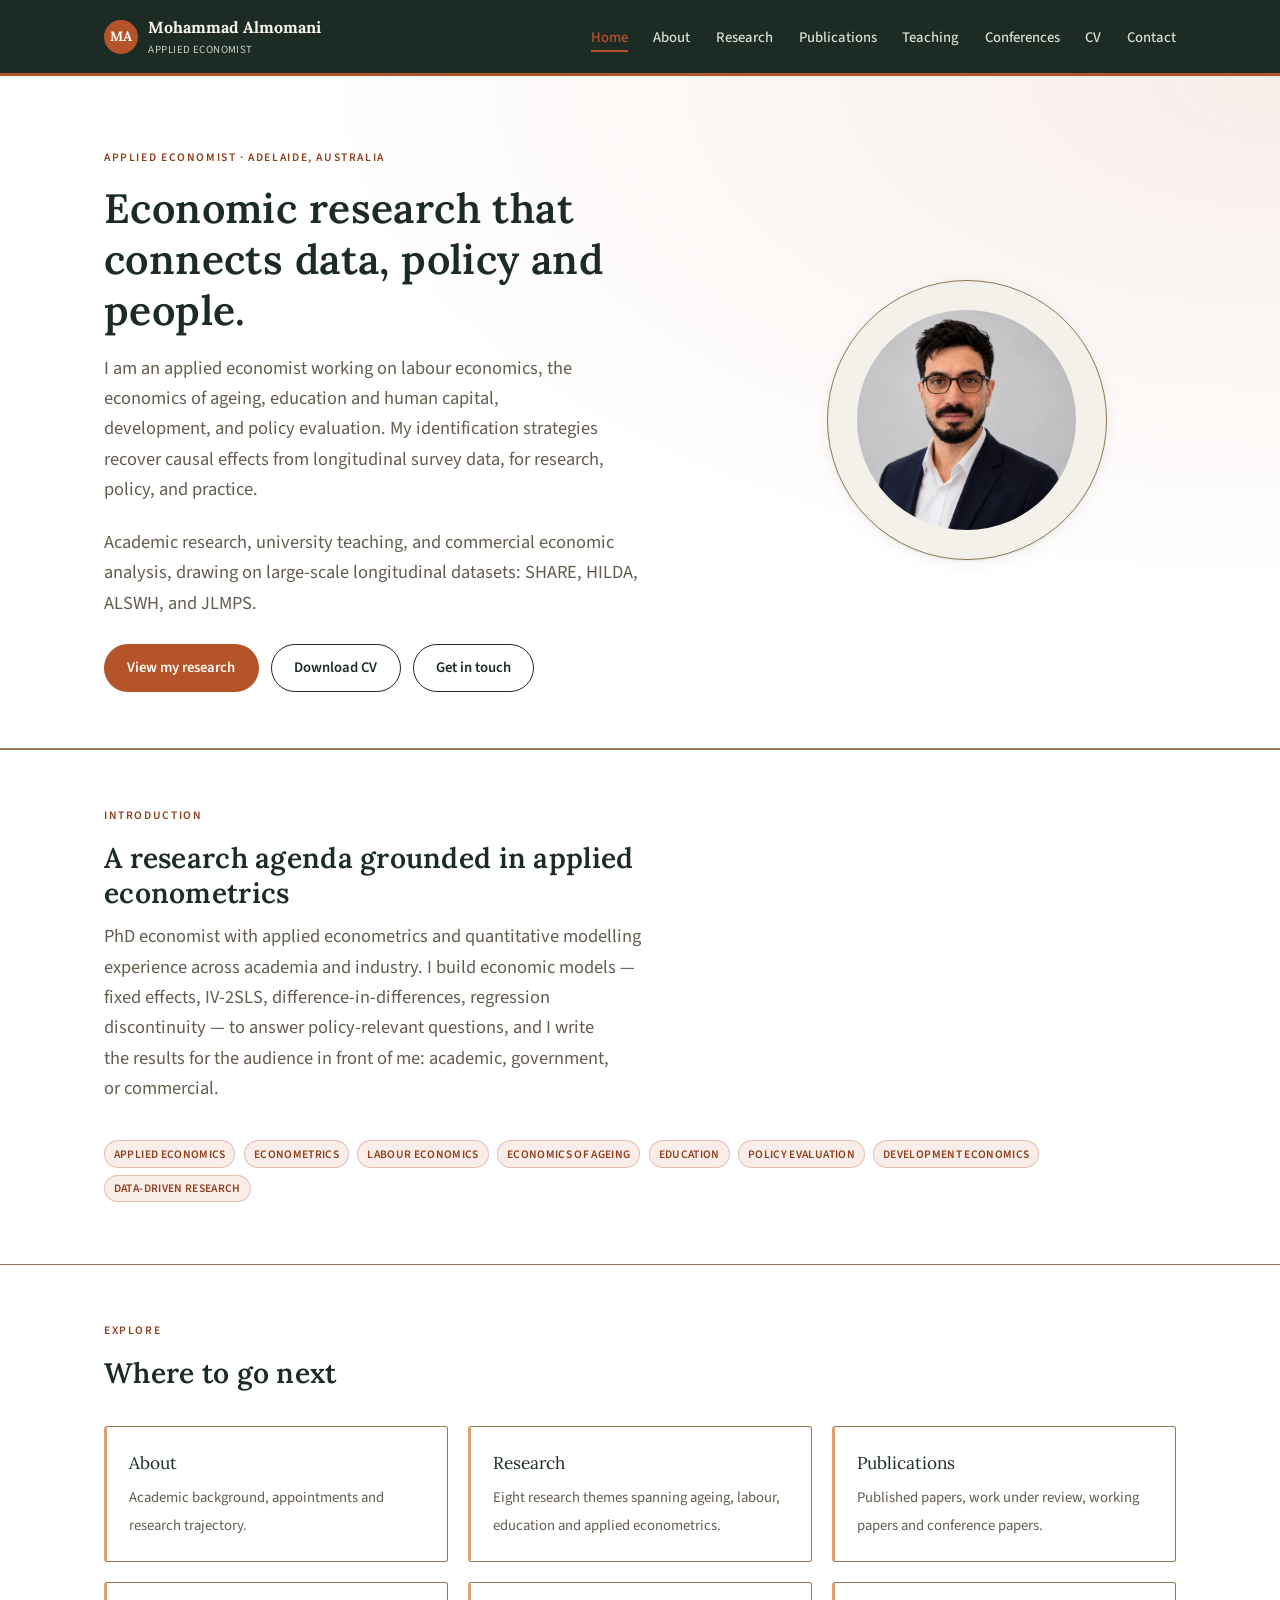
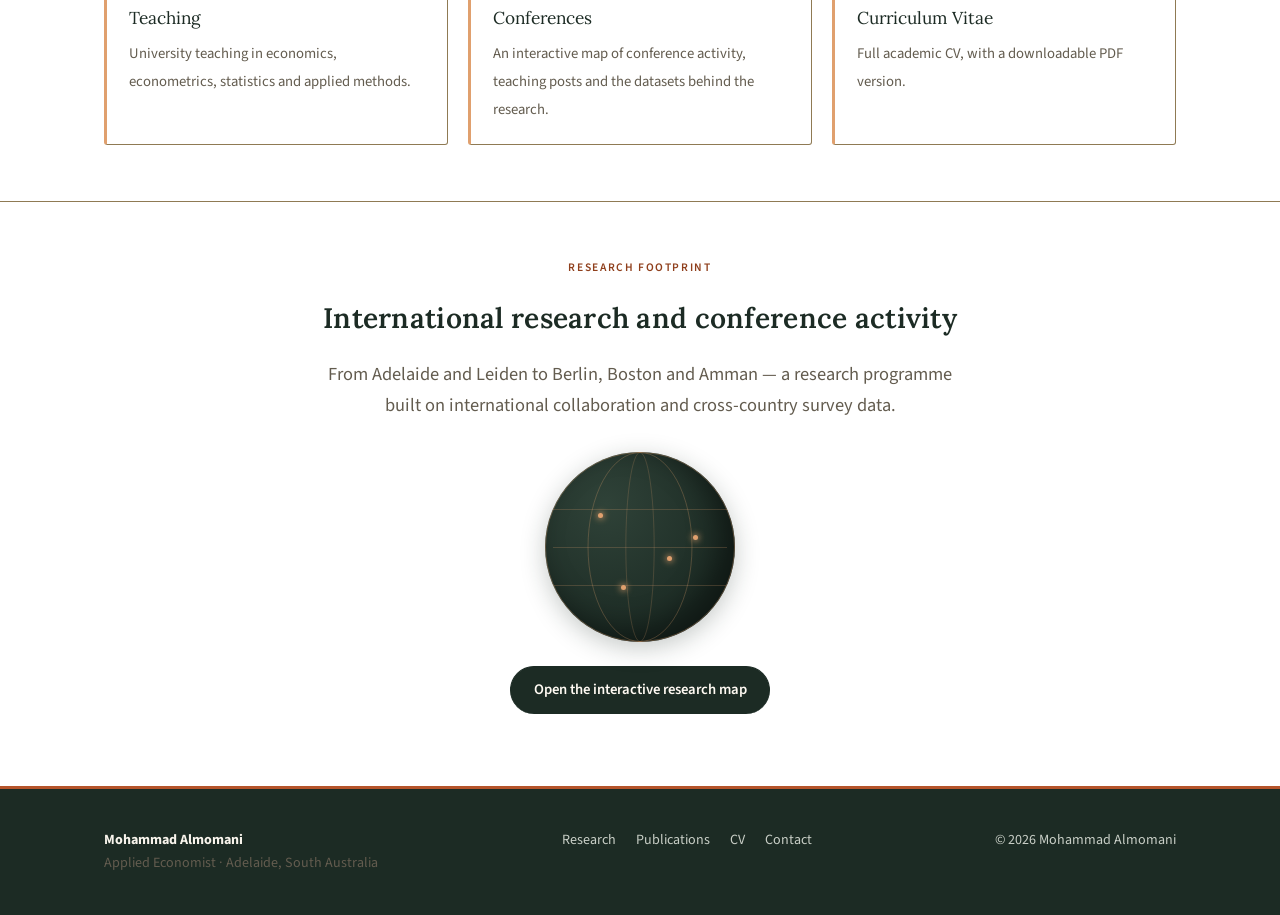
<file: academic-website/index.html>
<!doctype html>
<html lang="en">
<head>
<meta charset="utf-8">
<meta name="viewport" content="width=device-width, initial-scale=1">
<title>Mohammad Almomani — Applied Economist &amp; Academic Researcher</title>
<meta name="description" content="Mohammad Almomani is an applied economist working on labour economics, the economics of ageing, education, development and policy evaluation, using applied econometrics and longitudinal survey data.">
<meta name="author" content="Mohammad Almomani">
<link rel="canonical" href="https://mohammadalmomani.com/">
<link rel="preconnect" href="https://fonts.googleapis.com">
<link rel="preconnect" href="https://fonts.gstatic.com" crossorigin>
<link href="https://fonts.googleapis.com/css2?family=Lora:ital,wght@0,400;0,500;0,600;0,700;1,400&family=Source+Sans+3:wght@400;500;600;700&display=swap" rel="stylesheet">
<link rel="icon" href="assets/favicon.svg" type="image/svg+xml">
<link rel="stylesheet" href="css/style.css">

<meta property="og:type" content="website">
<meta property="og:title" content="Mohammad Almomani — Applied Economist & Academic Researcher">
<meta property="og:description" content="Applied economist working on labour economics, ageing, education, development and policy evaluation, using applied econometrics and longitudinal survey data.">
<meta property="og:url" content="https://mohammadalmomani.com/">
<meta property="og:image" content="assets/images/mohammad-almomani.jpg">
<meta name="twitter:card" content="summary">
<meta name="twitter:title" content="Mohammad Almomani — Applied Economist & Academic Researcher">
<meta name="twitter:description" content="Applied economist working on labour economics, ageing, education, development and policy evaluation.">
<meta name="twitter:image" content="assets/images/mohammad-almomani.jpg">

<script type="application/ld+json">
{
  "@context": "https://schema.org",
  "@type": "Person",
  "name": "Mohammad Almomani",
  "jobTitle": "Applied Economist",
  "affiliation": [
    { "@type": "CollegeOrUniversity", "name": "Adelaide University" },
    { "@type": "CollegeOrUniversity", "name": "Flinders University" }
  ],
  "url": "https://mohammadalmomani.com/",
  "image": "https://mohammadalmomani.com/assets/images/mohammad-almomani.jpg",
  "sameAs": [
    "https://scholar.google.com/citations?hl=en&user=0vZ3dPIAAAAJ&view_op=list_works&sortby=pubdate",
    "https://www.linkedin.com/in/mohammad-almomani93/",
    "https://orcid.org/0009-0005-3056-5605",
    "https://www.flinders.edu.au/people/mohammad.almomani",
    "https://researchers.adelaide.edu.au/profile/mohammad.almomani"
  ],
  "alumniOf": [
    { "@type": "CollegeOrUniversity", "name": "Flinders University" },
    { "@type": "CollegeOrUniversity", "name": "Yarmouk University" }
  ],
  "knowsAbout": ["Applied Economics", "Labour Economics", "Economics of Ageing", "Education Economics", "Development Economics", "Policy Evaluation", "Applied Econometrics", "Causal Inference"]
}
</script>
</head>
<body data-page="home">
<a class="skip-link" href="#main">Skip to content</a>

<header class="site-header">
  <div class="nav-wrap">
    <a class="brand" href="index.html">
      <span class="brand-mark" aria-hidden="true">MA</span>
      <span class="brand-text"><strong>Mohammad Almomani</strong><span>Applied Economist</span></span>
    </a>
    <button class="nav-toggle" aria-expanded="false" aria-controls="primary-nav">
      <span aria-hidden="true">☰</span> Menu
    </button>
    <nav class="site-nav" id="primary-nav" aria-label="Primary">
      <ul>
        <li><a href="index.html" data-nav="home">Home</a></li>
        <li><a href="about.html" data-nav="about">About</a></li>
        <li><a href="research.html" data-nav="research">Research</a></li>
        <li><a href="publications.html" data-nav="publications">Publications</a></li>
        <li><a href="teaching.html" data-nav="teaching">Teaching</a></li>
        <li><a href="conferences.html" data-nav="conferences">Conferences</a></li>
        <li><a href="cv.html" data-nav="cv">CV</a></li>
        <li><a href="contact.html" data-nav="contact">Contact</a></li>
      </ul>
    </nav>
  </div>
</header>

<main id="main">

  <section class="hero">
    <div class="container hero-grid">
      <div>
        <p class="eyebrow">Applied Economist · Adelaide, Australia</p>
        <h1>Economic research that connects data, policy and people.</h1>
        <p class="role">I am an applied economist working on labour economics, the economics of ageing, education and human capital, development, and policy evaluation. My identification strategies recover causal effects from longitudinal survey data, for research, policy, and practice.</p>
        <p class="lede">Academic research, university teaching, and commercial economic analysis, drawing on large-scale longitudinal datasets: SHARE, HILDA, ALSWH, and JLMPS.</p>
        <div class="hero-actions">
          <a class="btn" href="research.html">View my research</a>
          <a class="btn btn-outline" href="cv.html">Download CV</a>
          <a class="btn btn-outline" href="contact.html">Get in touch</a>
        </div>
      </div>
      <div class="hero-visual">
        <div class="hero-photo-frame">
          <img src="assets/images/mohammad-almomani.jpg" alt="Portrait of Mohammad Almomani" width="700" height="700">
        </div>
      </div>
    </div>
  </section>

  <section aria-labelledby="intro-heading">
    <div class="container">
      <div class="section-head">
        <p class="eyebrow">Introduction</p>
        <h2 id="intro-heading">A research agenda grounded in applied econometrics</h2>
        <p class="lede mt-0">PhD economist with applied econometrics and quantitative modelling experience across academia and industry. I build economic models — fixed effects, IV-2SLS, difference-in-differences, regression discontinuity — to answer policy-relevant questions, and I write the results for the audience in front of me: academic, government, or commercial.</p>
      </div>
      <div class="pill-row">
        <span class="tag">Applied Economics</span>
        <span class="tag">Econometrics</span>
        <span class="tag">Labour Economics</span>
        <span class="tag">Economics of Ageing</span>
        <span class="tag">Education</span>
        <span class="tag">Policy Evaluation</span>
        <span class="tag">Development Economics</span>
        <span class="tag">Data-Driven Research</span>
      </div>
    </div>
  </section>

  <section aria-labelledby="explore-heading">
    <div class="container">
      <div class="section-head">
        <p class="eyebrow">Explore</p>
        <h2 id="explore-heading">Where to go next</h2>
      </div>
      <div class="quicklinks">
        <a class="quicklink" href="about.html">
          <span class="ql-title">About</span>
          <span class="ql-desc">Academic background, appointments and research trajectory.</span>
        </a>
        <a class="quicklink" href="research.html">
          <span class="ql-title">Research</span>
          <span class="ql-desc">Eight research themes spanning ageing, labour, education and applied econometrics.</span>
        </a>
        <a class="quicklink" href="publications.html">
          <span class="ql-title">Publications</span>
          <span class="ql-desc">Published papers, work under review, working papers and conference papers.</span>
        </a>
        <a class="quicklink" href="teaching.html">
          <span class="ql-title">Teaching</span>
          <span class="ql-desc">University teaching in economics, econometrics, statistics and applied methods.</span>
        </a>
        <a class="quicklink" href="conferences.html">
          <span class="ql-title">Conferences</span>
          <span class="ql-desc">An interactive map of conference activity, teaching posts and the datasets behind the research.</span>
        </a>
        <a class="quicklink" href="cv.html">
          <span class="ql-title">Curriculum Vitae</span>
          <span class="ql-desc">Full academic CV, with a downloadable PDF version.</span>
        </a>
      </div>
    </div>
  </section>

  <section aria-labelledby="footprint-heading">
    <div class="container center">
      <p class="eyebrow">Research footprint</p>
      <h2 id="footprint-heading">International research and conference activity</h2>
      <p class="lede narrow" style="margin-left:auto;margin-right:auto;">From Adelaide and Leiden to Berlin, Boston and Amman — a research programme built on international collaboration and cross-country survey data.</p>
      <div class="globe-wrap" aria-hidden="true">
        <div class="globe">
          <div class="meridian m1"></div>
          <div class="meridian m2"></div>
          <div class="meridian m3"></div>
          <div class="lat lat1"></div>
          <div class="lat lat2"></div>
          <div class="lat lat3"></div>
          <div class="dot" style="top:32%; left:28%; animation-delay:0s;"></div>
          <div class="dot" style="top:55%; left:64%; animation-delay:0.8s;"></div>
          <div class="dot" style="top:70%; left:40%; animation-delay:1.6s;"></div>
          <div class="dot" style="top:44%; left:78%; animation-delay:2.2s;"></div>
        </div>
      </div>
      <p style="margin-top:1.5rem;"><a class="btn btn-accent" href="conferences.html">Open the interactive research map</a></p>
    </div>
  </section>

</main>

<footer class="site-footer">
  <div class="container footer-grid">
    <div>
      <strong>Mohammad Almomani</strong><br>
      <span class="text-muted">Applied Economist · Adelaide, South Australia</span>
    </div>
    <nav class="footer-links" aria-label="Footer">
      <a href="research.html">Research</a>
      <a href="publications.html">Publications</a>
      <a href="cv.html">CV</a>
      <a href="contact.html">Contact</a>
    </nav>
    <div>&copy; <span data-current-year>2026</span> Mohammad Almomani</div>
  </div>
</footer>

<script src="js/main.js"></script>
</body>
</html>
</file>
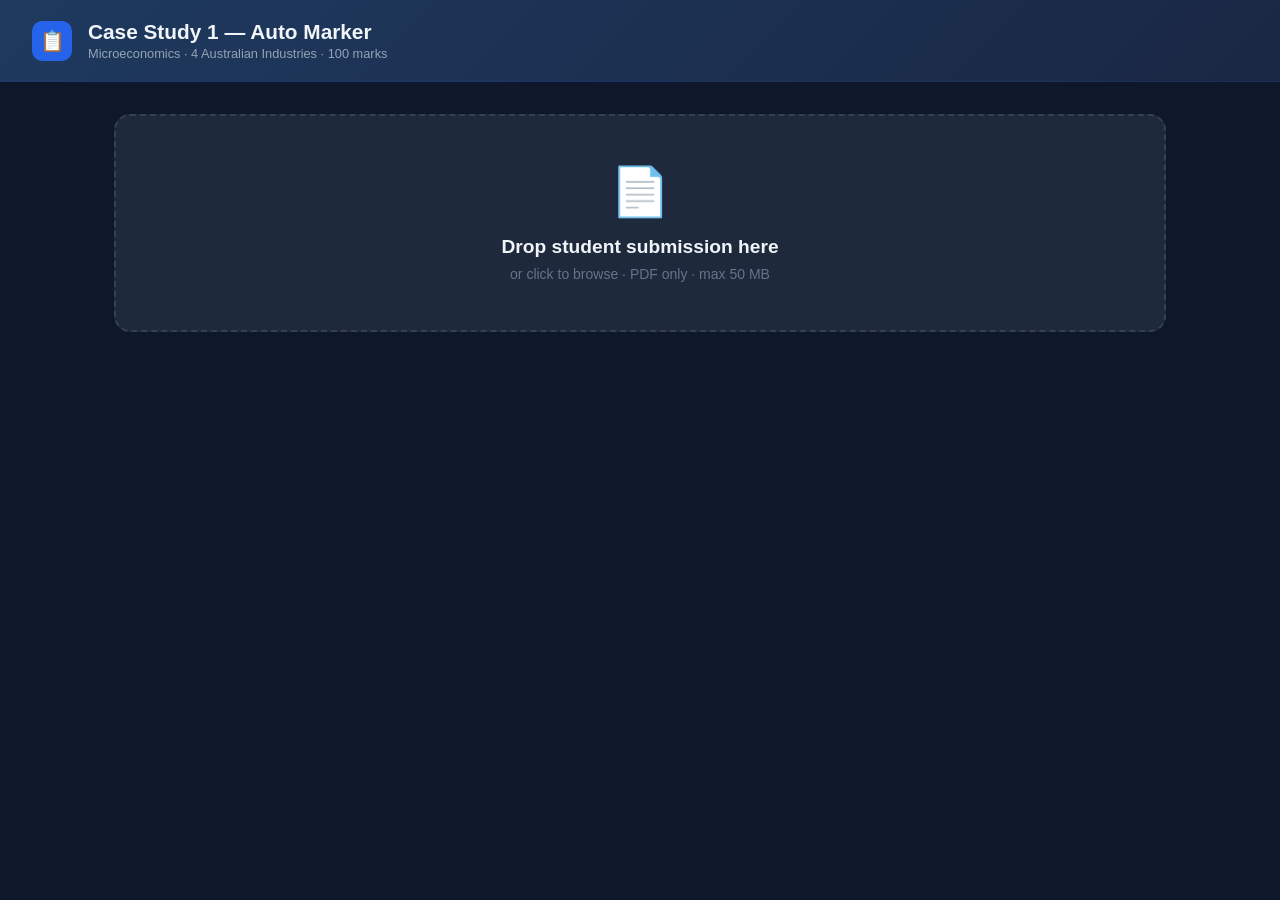
<file: marker/templates/index.html>
<!DOCTYPE html>
<html lang="en">
<head>
  <meta charset="UTF-8" />
  <meta name="viewport" content="width=device-width, initial-scale=1.0" />
  <title>Case Study 1 — Auto Marker</title>
  <style>
    * { box-sizing: border-box; margin: 0; padding: 0; }

    body {
      font-family: -apple-system, BlinkMacSystemFont, 'Segoe UI', Roboto, sans-serif;
      background: #0f172a;
      color: #e2e8f0;
      min-height: 100vh;
    }

    header {
      background: linear-gradient(135deg, #1e3a5f 0%, #1a2744 100%);
      padding: 20px 32px;
      border-bottom: 1px solid #1e40af33;
      display: flex;
      align-items: center;
      gap: 16px;
    }

    header .logo {
      width: 40px; height: 40px;
      background: #2563eb;
      border-radius: 10px;
      display: flex; align-items: center; justify-content: center;
      font-size: 20px;
    }

    header h1 { font-size: 1.3rem; font-weight: 700; color: #f1f5f9; }
    header p { font-size: 0.8rem; color: #94a3b8; margin-top: 2px; }

    .container { max-width: 1100px; margin: 0 auto; padding: 32px 24px; }

    /* Upload zone */
    .upload-card {
      background: #1e293b;
      border: 2px dashed #334155;
      border-radius: 16px;
      padding: 48px 32px;
      text-align: center;
      cursor: pointer;
      transition: all 0.2s;
      position: relative;
    }
    .upload-card:hover, .upload-card.drag-over {
      border-color: #2563eb;
      background: #1e3a5f22;
    }
    .upload-card input[type="file"] {
      position: absolute; inset: 0; opacity: 0; cursor: pointer; width: 100%; height: 100%;
    }
    .upload-icon { font-size: 48px; margin-bottom: 16px; }
    .upload-card h2 { font-size: 1.2rem; color: #f1f5f9; margin-bottom: 8px; }
    .upload-card p { color: #64748b; font-size: 0.875rem; }

    .btn-mark {
      display: none;
      margin: 20px auto 0;
      background: #2563eb;
      color: white;
      border: none;
      padding: 14px 40px;
      border-radius: 10px;
      font-size: 1rem;
      font-weight: 600;
      cursor: pointer;
      transition: background 0.2s;
    }
    .btn-mark:hover { background: #1d4ed8; }
    .btn-mark.visible { display: inline-flex; align-items: center; gap: 8px; }
    .btn-mark:disabled { background: #334155; cursor: not-allowed; }

    .file-selected {
      display: none;
      margin-top: 16px;
      background: #0f3460;
      border: 1px solid #1e40af;
      border-radius: 10px;
      padding: 12px 16px;
      align-items: center;
      gap: 12px;
    }
    .file-selected.visible { display: flex; }
    .file-selected .file-icon { font-size: 24px; }
    .file-selected .file-name { font-size: 0.9rem; color: #bfdbfe; font-weight: 500; }
    .file-selected .file-size { font-size: 0.75rem; color: #64748b; }

    /* Progress */
    .progress-bar {
      display: none;
      margin-top: 20px;
      height: 6px;
      background: #1e293b;
      border-radius: 3px;
      overflow: hidden;
    }
    .progress-bar.visible { display: block; }
    .progress-bar-fill {
      height: 100%;
      background: linear-gradient(90deg, #2563eb, #7c3aed);
      border-radius: 3px;
      animation: progress-anim 2s ease-in-out infinite;
    }
    @keyframes progress-anim {
      0% { width: 10%; }
      50% { width: 75%; }
      100% { width: 90%; }
    }

    .status-msg {
      text-align: center;
      margin-top: 12px;
      font-size: 0.875rem;
      color: #94a3b8;
      display: none;
    }
    .status-msg.visible { display: block; }

    /* Error */
    .error-box {
      display: none;
      background: #450a0a;
      border: 1px solid #dc2626;
      border-radius: 10px;
      padding: 16px;
      margin-top: 20px;
      color: #fca5a5;
      font-size: 0.875rem;
    }
    .error-box.visible { display: block; }

    /* Results */
    #results { display: none; margin-top: 36px; }
    #results.visible { display: block; }

    /* Score hero */
    .score-hero {
      background: linear-gradient(135deg, #1e3a5f 0%, #1a2744 100%);
      border: 1px solid #1e40af55;
      border-radius: 16px;
      padding: 32px;
      display: flex;
      align-items: center;
      gap: 32px;
      margin-bottom: 24px;
      flex-wrap: wrap;
    }
    .score-circle {
      width: 110px; height: 110px;
      border-radius: 50%;
      background: conic-gradient(#2563eb var(--pct, 0%), #1e293b 0%);
      display: flex; align-items: center; justify-content: center;
      position: relative;
      flex-shrink: 0;
    }
    .score-circle::after {
      content: '';
      position: absolute;
      width: 82px; height: 82px;
      border-radius: 50%;
      background: #0f172a;
    }
    .score-circle .score-text {
      position: relative; z-index: 1;
      text-align: center;
    }
    .score-circle .score-num { font-size: 1.4rem; font-weight: 800; color: #f1f5f9; }
    .score-circle .score-denom { font-size: 0.7rem; color: #94a3b8; }
    .score-info h2 { font-size: 1.5rem; font-weight: 700; color: #f1f5f9; }
    .score-info .industry-badge {
      display: inline-block;
      margin-top: 6px;
      background: #1e40af33;
      border: 1px solid #2563eb55;
      color: #93c5fd;
      padding: 4px 12px;
      border-radius: 20px;
      font-size: 0.8rem;
      font-weight: 500;
    }
    .score-info .pending-note {
      margin-top: 10px;
      font-size: 0.8rem;
      color: #fbbf24;
      background: #451a0322;
      border: 1px solid #fbbf2444;
      padding: 8px 12px;
      border-radius: 8px;
    }

    /* Image-only warning */
    .image-warning {
      display: none;
      background: #1c1917;
      border: 1px solid #d97706;
      border-radius: 10px;
      padding: 14px 16px;
      margin-bottom: 20px;
      font-size: 0.85rem;
      color: #fcd34d;
    }
    .image-warning.visible { display: flex; gap: 10px; align-items: flex-start; }

    /* Parts grid */
    .parts-grid {
      display: grid;
      grid-template-columns: repeat(auto-fill, minmax(300px, 1fr));
      gap: 16px;
      margin-bottom: 24px;
    }

    .part-card {
      background: #1e293b;
      border: 1px solid #334155;
      border-radius: 12px;
      overflow: hidden;
    }
    .part-card-header {
      padding: 14px 16px;
      background: #162032;
      display: flex;
      justify-content: space-between;
      align-items: center;
      border-bottom: 1px solid #334155;
    }
    .part-card-header h3 { font-size: 0.95rem; font-weight: 600; color: #e2e8f0; }
    .part-score {
      font-size: 0.85rem;
      font-weight: 700;
      color: #60a5fa;
      background: #1e3a5f;
      padding: 2px 10px;
      border-radius: 20px;
    }
    .part-card-body { padding: 12px 0; }

    .question-row {
      padding: 10px 16px;
      border-bottom: 1px solid #1e293b;
      display: flex;
      gap: 12px;
      align-items: flex-start;
    }
    .question-row:last-child { border-bottom: none; }

    .q-label {
      font-size: 0.78rem;
      font-weight: 600;
      color: #94a3b8;
      width: 44px;
      flex-shrink: 0;
      padding-top: 2px;
      text-transform: uppercase;
    }
    .q-content { flex: 1; }
    .q-marks {
      font-size: 0.85rem;
      font-weight: 700;
      flex-shrink: 0;
      padding-top: 1px;
    }
    .q-marks.full { color: #34d399; }
    .q-marks.partial { color: #fbbf24; }
    .q-marks.zero { color: #f87171; }
    .q-marks.pending { color: #a78bfa; }

    .q-feedback {
      font-size: 0.78rem;
      color: #64748b;
      margin-top: 3px;
      line-height: 1.4;
    }
    .q-feedback.pending-manual {
      color: #a78bfa;
      background: #1e1b4b33;
      border: 1px solid #4338ca44;
      padding: 4px 8px;
      border-radius: 6px;
    }

    /* Feedback */
    .feedback-card {
      background: #1e293b;
      border: 1px solid #334155;
      border-radius: 12px;
      padding: 20px;
      margin-bottom: 24px;
    }
    .feedback-card h3 { font-size: 0.95rem; font-weight: 600; color: #e2e8f0; margin-bottom: 12px; }
    .feedback-card p { font-size: 0.875rem; color: #94a3b8; line-height: 1.6; }

    /* Summary table */
    .summary-table {
      background: #1e293b;
      border: 1px solid #334155;
      border-radius: 12px;
      overflow: hidden;
      margin-bottom: 24px;
    }
    .summary-table h3 {
      padding: 14px 20px;
      font-size: 0.95rem;
      font-weight: 600;
      color: #e2e8f0;
      background: #162032;
      border-bottom: 1px solid #334155;
    }
    table { width: 100%; border-collapse: collapse; }
    th {
      text-align: left;
      padding: 10px 20px;
      font-size: 0.78rem;
      font-weight: 600;
      color: #64748b;
      text-transform: uppercase;
      letter-spacing: 0.05em;
      background: #162032;
      border-bottom: 1px solid #334155;
    }
    td {
      padding: 11px 20px;
      font-size: 0.875rem;
      border-bottom: 1px solid #1e293b;
      color: #e2e8f0;
    }
    tr:last-child td { border-bottom: none; }
    tr.total-row td { font-weight: 700; background: #0f1f3d; color: #60a5fa; }

    .bar-cell { width: 120px; }
    .bar { height: 6px; background: #334155; border-radius: 3px; overflow: hidden; }
    .bar-fill { height: 100%; border-radius: 3px; background: #2563eb; transition: width 0.5s ease; }

    /* Export button */
    .btn-export {
      background: #1e293b;
      color: #94a3b8;
      border: 1px solid #334155;
      padding: 10px 20px;
      border-radius: 8px;
      font-size: 0.875rem;
      cursor: pointer;
      transition: all 0.2s;
    }
    .btn-export:hover { background: #334155; color: #e2e8f0; }

    .btn-new {
      background: #2563eb;
      color: white;
      border: none;
      padding: 10px 24px;
      border-radius: 8px;
      font-size: 0.875rem;
      font-weight: 600;
      cursor: pointer;
      transition: background 0.2s;
    }
    .btn-new:hover { background: #1d4ed8; }

    .actions { display: flex; gap: 12px; justify-content: flex-end; flex-wrap: wrap; }
  </style>
</head>
<body>

<header>
  <div class="logo">📋</div>
  <div>
    <h1>Case Study 1 — Auto Marker</h1>
    <p>Microeconomics · 4 Australian Industries · 100 marks</p>
  </div>
</header>

<div class="container">

  <!-- Upload Card -->
  <div class="upload-card" id="uploadCard">
    <input type="file" id="fileInput" accept=".pdf" />
    <div class="upload-icon">📄</div>
    <h2>Drop student submission here</h2>
    <p>or click to browse · PDF only · max 50 MB</p>
  </div>

  <div class="file-selected" id="fileSelected">
    <span class="file-icon">📄</span>
    <div>
      <div class="file-name" id="fileName">filename.pdf</div>
      <div class="file-size" id="fileSize">—</div>
    </div>
  </div>

  <div style="text-align:center">
    <button class="btn-mark" id="btnMark" onclick="submitFile()">
      <span>✦</span> Mark Submission
    </button>
  </div>

  <div class="progress-bar" id="progressBar"><div class="progress-bar-fill"></div></div>
  <div class="status-msg" id="statusMsg">Extracting PDF text and sending to Claude for marking…</div>
  <div class="error-box" id="errorBox"></div>

  <!-- Results -->
  <div id="results">

    <div class="score-hero">
      <div class="score-circle" id="scoreCircle">
        <div class="score-text">
          <div class="score-num" id="scoreNum">—</div>
          <div class="score-denom">/ 83</div>
        </div>
      </div>
      <div class="score-info">
        <h2 id="scoreTitle">Automated Mark (Text Only)</h2>
        <div class="industry-badge" id="industryBadge">Industry: —</div>
        <div class="pending-note">
          ⚠️ <strong>17 diagram marks pending manual review</strong> — see purple rows below.
          Add diagram marks separately after checking the PDF.
        </div>
      </div>
    </div>

    <div class="image-warning" id="imageWarning">
      <span>⚠️</span>
      <span id="imageWarningText"></span>
    </div>

    <div class="parts-grid" id="partsGrid"></div>

    <div class="feedback-card" id="feedbackCard">
      <h3>Student Feedback Comment</h3>
      <p id="feedbackText">—</p>
    </div>

    <div class="summary-table">
      <h3>Mark Summary by Part</h3>
      <table id="summaryTable">
        <thead>
          <tr>
            <th>Part</th>
            <th>Description</th>
            <th>Awarded</th>
            <th>Possible</th>
            <th class="bar-cell">Progress</th>
          </tr>
        </thead>
        <tbody id="summaryBody"></tbody>
      </table>
    </div>

    <div class="actions">
      <button class="btn-export" onclick="exportReport()">⬇ Export Report (.txt)</button>
      <button class="btn-new" onclick="resetForm()">Mark Another Submission</button>
    </div>

  </div>
</div>

<script>
let selectedFile = null;
let lastResult = null;

const partNames = {
  part1: 'Industry & Factors of Production',
  part2: 'Supply & Demand Diagrams',
  part3: 'Supply-Side Factors',
  part4: 'Price Elasticity of Demand',
  part5: 'Market Structure',
  part6: 'Price Controls',
  part7: 'Externalities',
  part8: 'Game Theory',
};

const questionLabels = {
  q1_1: 'Q1.1', q1_2: 'Q1.2',
  q2_1: 'Q2.1', q2_2a: 'Q2.2a', q2_2b: 'Q2.2b',
  q3_1: 'Q3.1', q3_2: 'Q3.2',
  q4_1: 'Q4.1', q4_2: 'Q4.2', q4_3: 'Q4.3',
  q5_1: 'Q5.1', q5_2: 'Q5.2', q5_3: 'Q5.3',
  q6_1: 'Q6.1', q6_2: 'Q6.2', q6_3: 'Q6.3',
  q7_1: 'Q7.1', q7_2: 'Q7.2',
  q8_1: 'Q8.1', q8_2: 'Q8.2', q8_3: 'Q8.3', q8_4: 'Q8.4',
};

// Drag and drop
const uploadCard = document.getElementById('uploadCard');
uploadCard.addEventListener('dragover', e => { e.preventDefault(); uploadCard.classList.add('drag-over'); });
uploadCard.addEventListener('dragleave', () => uploadCard.classList.remove('drag-over'));
uploadCard.addEventListener('drop', e => {
  e.preventDefault();
  uploadCard.classList.remove('drag-over');
  if (e.dataTransfer.files[0]) handleFile(e.dataTransfer.files[0]);
});

document.getElementById('fileInput').addEventListener('change', e => {
  if (e.target.files[0]) handleFile(e.target.files[0]);
});

function handleFile(file) {
  if (!file.name.toLowerCase().endsWith('.pdf')) {
    showError('Please select a PDF file.');
    return;
  }
  selectedFile = file;
  document.getElementById('fileName').textContent = file.name;
  document.getElementById('fileSize').textContent = (file.size / 1024).toFixed(1) + ' KB';
  document.getElementById('fileSelected').classList.add('visible');
  document.getElementById('btnMark').classList.add('visible');
  document.getElementById('errorBox').classList.remove('visible');
}

async function submitFile() {
  if (!selectedFile) return;

  const btn = document.getElementById('btnMark');
  btn.disabled = true;
  btn.innerHTML = '<span class="spinner">⏳</span> Marking…';
  document.getElementById('progressBar').classList.add('visible');
  document.getElementById('statusMsg').classList.add('visible');
  document.getElementById('errorBox').classList.remove('visible');
  document.getElementById('results').classList.remove('visible');

  const formData = new FormData();
  formData.append('file', selectedFile);

  try {
    const res = await fetch('/mark', { method: 'POST', body: formData });
    const data = await res.json();

    if (!res.ok || data.error) {
      showError(data.error || 'An error occurred during marking.');
      return;
    }

    lastResult = data;
    renderResults(data);
  } catch (err) {
    showError('Network error: ' + err.message);
  } finally {
    btn.disabled = false;
    btn.innerHTML = '<span>✦</span> Mark Submission';
    document.getElementById('progressBar').classList.remove('visible');
    document.getElementById('statusMsg').classList.remove('visible');
  }
}

function renderResults(data) {
  const parts = data.parts;
  const textTotal = data.text_marks_total || 0;
  const diagPending = data.diagram_marks_pending || 17;
  const max = 83; // text-only max (100 - 17 diagram)

  // Score circle
  const pct = Math.round((textTotal / max) * 100);
  document.getElementById('scoreNum').textContent = textTotal;
  document.getElementById('scoreCircle').style.setProperty('--pct', pct + '%');
  document.getElementById('industryBadge').textContent = 'Industry: ' + (data.industry || 'Unknown');

  // Image-only warning
  if (data.image_only_pages && data.image_only_pages.length > 0) {
    const warn = document.getElementById('imageWarning');
    document.getElementById('imageWarningText').textContent =
      `Pages with no extractable text detected: ${data.image_only_pages.join(', ')}. These pages may contain diagrams or image-rendered answers that could not be read automatically. Please check the original PDF for these pages.`;
    warn.classList.add('visible');
  }

  // Parts grid
  const grid = document.getElementById('partsGrid');
  grid.innerHTML = '';
  const summaryRows = [];

  for (const [partKey, partData] of Object.entries(parts)) {
    const card = document.createElement('div');
    card.className = 'part-card';

    const awarded = partData.total_awarded || 0;
    const possible = partData.total_possible || 0;

    card.innerHTML = `
      <div class="part-card-header">
        <h3>${partKey.replace('part', 'Part ')} — ${partNames[partKey] || ''}</h3>
        <span class="part-score">${awarded} / ${possible}</span>
      </div>
      <div class="part-card-body">
        ${Object.entries(partData.questions).map(([qKey, q]) => {
          const ratio = q.possible > 0 ? q.awarded / q.possible : 0;
          let marksClass = q.pending_manual ? 'pending' : (ratio >= 1 ? 'full' : (ratio > 0 ? 'partial' : 'zero'));
          const marksLabel = q.pending_manual ? '⚠️ —' : `${q.awarded}/${q.possible}`;
          const feedbackClass = q.pending_manual ? 'q-feedback pending-manual' : 'q-feedback';
          return `
            <div class="question-row">
              <div class="q-label">${questionLabels[qKey] || qKey}</div>
              <div class="q-content">
                <div class="${feedbackClass}">${q.feedback}</div>
              </div>
              <div class="q-marks ${marksClass}">${marksLabel}</div>
            </div>`;
        }).join('')}
      </div>`;

    grid.appendChild(card);
    summaryRows.push({ partKey, name: partNames[partKey] || '', awarded, possible });
  }

  // Summary table
  const tbody = document.getElementById('summaryBody');
  tbody.innerHTML = '';
  let totalAwarded = 0;
  for (const row of summaryRows) {
    totalAwarded += row.awarded;
    const pct = row.possible > 0 ? Math.round((row.awarded / row.possible) * 100) : 0;
    const tr = document.createElement('tr');
    tr.innerHTML = `
      <td>${row.partKey.replace('part', 'Part ')}</td>
      <td>${row.name}</td>
      <td>${row.awarded}</td>
      <td>${row.possible}</td>
      <td class="bar-cell"><div class="bar"><div class="bar-fill" style="width:${pct}%"></div></div></td>`;
    tbody.appendChild(tr);
  }
  // Totals row
  const trTotal = document.createElement('tr');
  trTotal.className = 'total-row';
  trTotal.innerHTML = `
    <td colspan="2">TOTAL (text marks, excl. diagrams)</td>
    <td>${totalAwarded}</td>
    <td>83</td>
    <td class="bar-cell"><div class="bar"><div class="bar-fill" style="width:${Math.round(totalAwarded/83*100)}%;background:#34d399"></div></div></td>`;
  tbody.appendChild(trTotal);
  const trDiag = document.createElement('tr');
  trDiag.innerHTML = `<td colspan="2" style="color:#a78bfa">Diagram marks (⚠️ pending manual check)</td><td style="color:#a78bfa">+?</td><td style="color:#a78bfa">17</td><td></td>`;
  tbody.appendChild(trDiag);

  // Feedback
  document.getElementById('feedbackText').textContent = data.student_feedback || '—';

  document.getElementById('results').classList.add('visible');
  document.getElementById('results').scrollIntoView({ behavior: 'smooth' });
}

function showError(msg) {
  const box = document.getElementById('errorBox');
  box.textContent = '⚠ ' + msg;
  box.classList.add('visible');
}

function resetForm() {
  selectedFile = null;
  lastResult = null;
  document.getElementById('fileInput').value = '';
  document.getElementById('fileSelected').classList.remove('visible');
  document.getElementById('btnMark').classList.remove('visible');
  document.getElementById('results').classList.remove('visible');
  document.getElementById('errorBox').classList.remove('visible');
  document.getElementById('imageWarning').classList.remove('visible');
  document.getElementById('partsGrid').innerHTML = '';
  window.scrollTo({ top: 0, behavior: 'smooth' });
}

function exportReport() {
  if (!lastResult) return;
  const d = lastResult;
  let lines = [];
  lines.push('CASE STUDY 1 — MARKING REPORT');
  lines.push('=' .repeat(50));
  lines.push(`File: ${d.filename || '—'}`);
  lines.push(`Industry: ${d.industry || '—'}`);
  lines.push(`Text marks total: ${d.text_marks_total} / 83`);
  lines.push(`Diagram marks: PENDING MANUAL CHECK (+? / 17)`);
  lines.push('');
  for (const [pk, pdata] of Object.entries(d.parts)) {
    lines.push(`--- ${pk.replace('part', 'Part ').toUpperCase()} (${pdata.total_awarded}/${pdata.total_possible}) ---`);
    for (const [qk, q] of Object.entries(pdata.questions)) {
      const mark = q.pending_manual ? '⚠️ PENDING' : `${q.awarded}/${q.possible}`;
      lines.push(`  ${questionLabels[qk] || qk}: ${mark}`);
      lines.push(`    ${q.feedback}`);
    }
    lines.push('');
  }
  lines.push('STUDENT FEEDBACK:');
  lines.push(d.student_feedback || '—');
  if (d.image_only_pages && d.image_only_pages.length > 0) {
    lines.push('');
    lines.push(`IMAGE-ONLY PAGES (no text extracted): ${d.image_only_pages.join(', ')}`);
  }

  const blob = new Blob([lines.join('\n')], { type: 'text/plain' });
  const url = URL.createObjectURL(blob);
  const a = document.createElement('a');
  a.href = url;
  a.download = (d.filename || 'submission').replace('.pdf', '') + '_marking_report.txt';
  a.click();
  URL.revokeObjectURL(url);
}
</script>
</body>
</html>
</file>
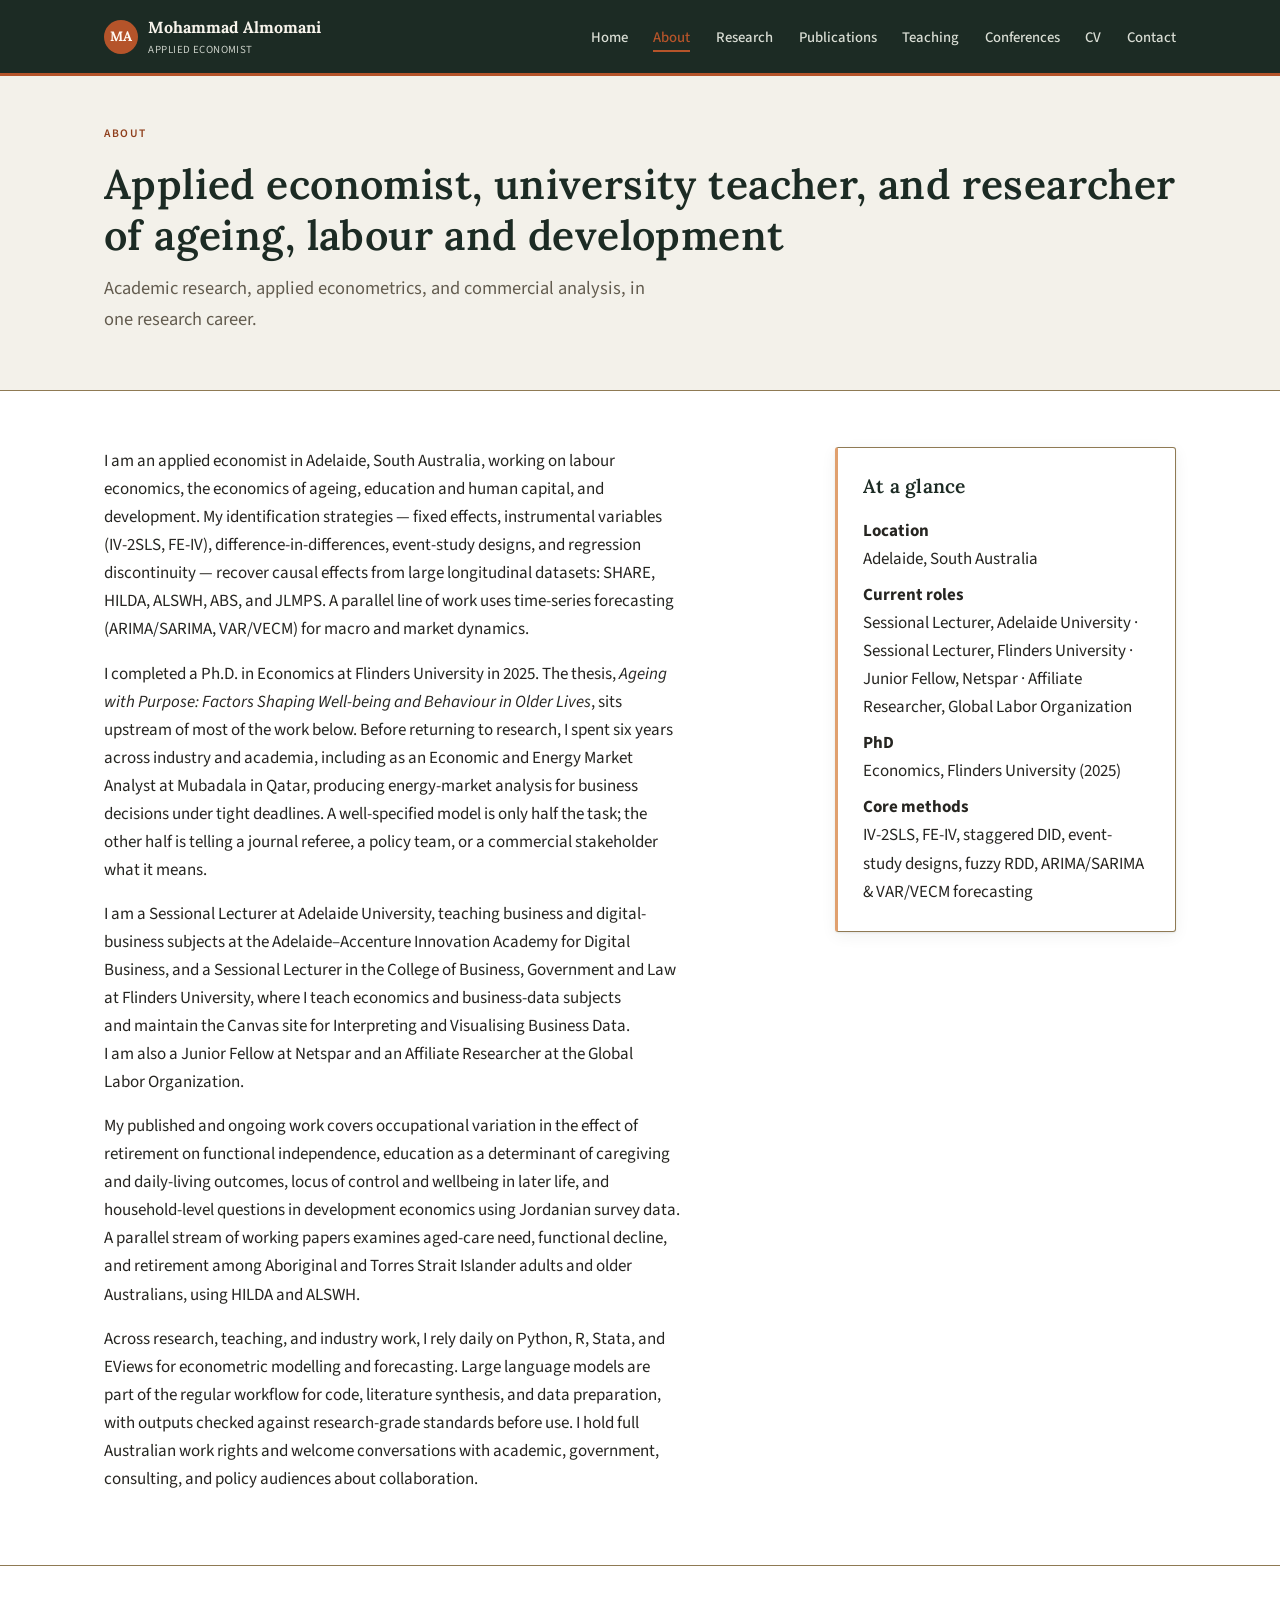
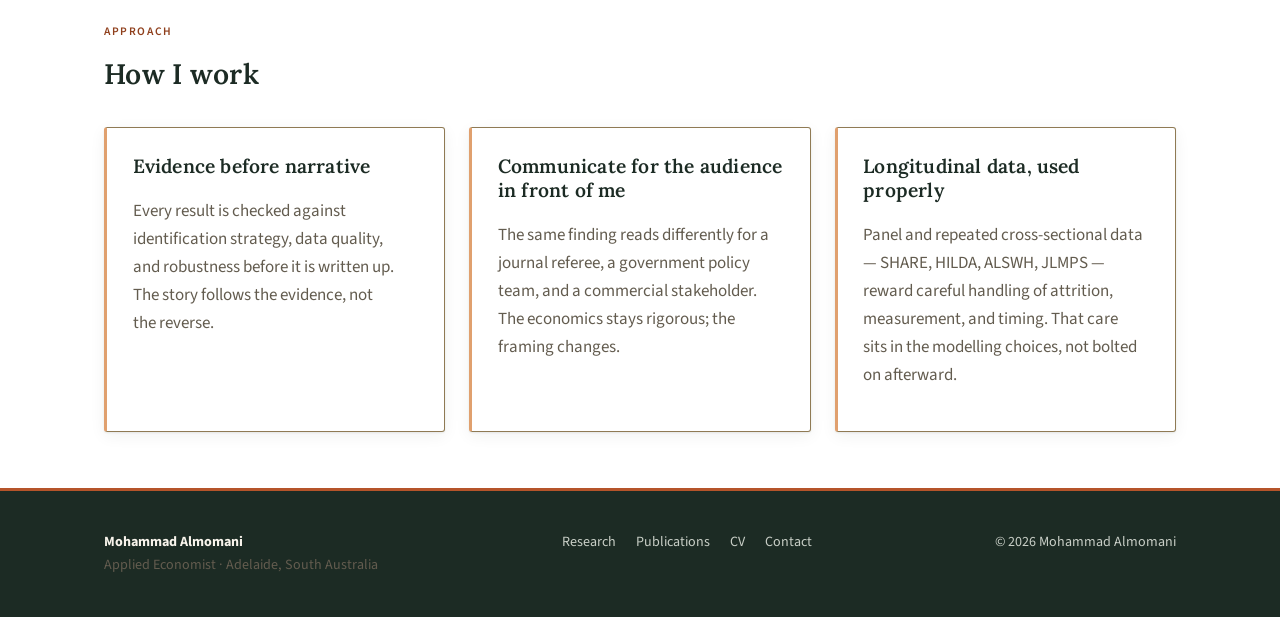
<file: academic-website/about.html>
<!doctype html>
<html lang="en">
<head>
<meta charset="utf-8">
<meta name="viewport" content="width=device-width, initial-scale=1">
<title>About — Mohammad Almomani, Applied Economist</title>
<meta name="description" content="Academic background and research trajectory of Mohammad Almomani, an applied economist working across academic research, university teaching and policy-relevant econometric analysis.">
<link rel="canonical" href="https://mohammadalmomani.com/about.html">
<link rel="preconnect" href="https://fonts.googleapis.com">
<link rel="preconnect" href="https://fonts.gstatic.com" crossorigin>
<link href="https://fonts.googleapis.com/css2?family=Lora:ital,wght@0,400;0,500;0,600;0,700;1,400&family=Source+Sans+3:wght@400;500;600;700&display=swap" rel="stylesheet">
<link rel="icon" href="assets/favicon.svg" type="image/svg+xml">
<link rel="stylesheet" href="css/style.css">
</head>
<body data-page="about">
<a class="skip-link" href="#main">Skip to content</a>

<header class="site-header">
  <div class="nav-wrap">
    <a class="brand" href="index.html">
      <span class="brand-mark" aria-hidden="true">MA</span>
      <span class="brand-text"><strong>Mohammad Almomani</strong><span>Applied Economist</span></span>
    </a>
    <button class="nav-toggle" aria-expanded="false" aria-controls="primary-nav">
      <span aria-hidden="true">☰</span> Menu
    </button>
    <nav class="site-nav" id="primary-nav" aria-label="Primary">
      <ul>
        <li><a href="index.html" data-nav="home">Home</a></li>
        <li><a href="about.html" data-nav="about">About</a></li>
        <li><a href="research.html" data-nav="research">Research</a></li>
        <li><a href="publications.html" data-nav="publications">Publications</a></li>
        <li><a href="teaching.html" data-nav="teaching">Teaching</a></li>
        <li><a href="conferences.html" data-nav="conferences">Conferences</a></li>
        <li><a href="cv.html" data-nav="cv">CV</a></li>
        <li><a href="contact.html" data-nav="contact">Contact</a></li>
      </ul>
    </nav>
  </div>
</header>

<main id="main">

  <div class="page-header">
    <div class="container">
      <p class="eyebrow">About</p>
      <h1>Applied economist, university teacher, and researcher of ageing, labour and development</h1>
      <p class="lede mt-0">Academic research, applied econometrics, and commercial analysis, in one research career.</p>
    </div>
  </div>

  <section>
    <div class="container">
      <div class="grid split-2-1">
        <div class="narrow">
          <p>I am an applied economist in Adelaide, South Australia, working on labour economics, the economics of ageing, education and human capital, and development. My identification strategies — fixed effects, instrumental variables (IV-2SLS, FE-IV), difference-in-differences, event-study designs, and regression discontinuity — recover causal effects from large longitudinal datasets: SHARE, HILDA, ALSWH, ABS, and JLMPS. A parallel line of work uses time-series forecasting (ARIMA/SARIMA, VAR/VECM) for macro and market dynamics.</p>

          <p>I completed a Ph.D. in Economics at Flinders University in 2025. The thesis, <em>Ageing with Purpose: Factors Shaping Well-being and Behaviour in Older Lives</em>, sits upstream of most of the work below. Before returning to research, I spent six years across industry and academia, including as an Economic and Energy Market Analyst at Mubadala in Qatar, producing energy-market analysis for business decisions under tight deadlines. A well-specified model is only half the task; the other half is telling a journal referee, a policy team, or a commercial stakeholder what it means.</p>

          <p>I am a Sessional Lecturer at Adelaide University, teaching business and digital-business subjects at the Adelaide–Accenture Innovation Academy for Digital Business, and a Sessional Lecturer in the College of Business, Government and Law at Flinders University, where I teach economics and business-data subjects and maintain the Canvas site for Interpreting and Visualising Business Data. I am also a Junior Fellow at Netspar and an Affiliate Researcher at the Global Labor Organization.</p>

          <p>My published and ongoing work covers occupational variation in the effect of retirement on functional independence, education as a determinant of caregiving and daily-living outcomes, locus of control and wellbeing in later life, and household-level questions in development economics using Jordanian survey data. A parallel stream of working papers examines aged-care need, functional decline, and retirement among Aboriginal and Torres Strait Islander adults and older Australians, using HILDA and ALSWH.</p>

          <p>Across research, teaching, and industry work, I rely daily on Python, R, Stata, and EViews for econometric modelling and forecasting. Large language models are part of the regular workflow for code, literature synthesis, and data preparation, with outputs checked against research-grade standards before use. I hold full Australian work rights and welcome conversations with academic, government, consulting, and policy audiences about collaboration.</p>
        </div>

        <aside>
          <div class="card">
            <h3 class="mt-0">At a glance</h3>
            <p style="margin-bottom:0.5rem;"><strong>Location</strong><br>Adelaide, South Australia</p>
            <p style="margin-bottom:0.5rem;"><strong>Current roles</strong><br>Sessional Lecturer, Adelaide University · Sessional Lecturer, Flinders University · Junior Fellow, Netspar · Affiliate Researcher, Global Labor Organization</p>
            <p style="margin-bottom:0.5rem;"><strong>PhD</strong><br>Economics, Flinders University (2025)</p>
            <p style="margin-bottom:0;"><strong>Core methods</strong><br>IV-2SLS, FE-IV, staggered DID, event-study designs, fuzzy RDD, ARIMA/SARIMA &amp; VAR/VECM forecasting</p>
          </div>
        </aside>
      </div>
    </div>
  </section>

  <section aria-labelledby="values-heading">
    <div class="container">
      <div class="section-head">
        <p class="eyebrow">Approach</p>
        <h2 id="values-heading">How I work</h2>
      </div>
      <div class="grid grid-3">
        <div class="card theme-card">
          <h3>Evidence before narrative</h3>
          <p class="text-muted">Every result is checked against identification strategy, data quality, and robustness before it is written up. The story follows the evidence, not the reverse.</p>
        </div>
        <div class="card theme-card">
          <h3>Communicate for the audience in front of me</h3>
          <p class="text-muted">The same finding reads differently for a journal referee, a government policy team, and a commercial stakeholder. The economics stays rigorous; the framing changes.</p>
        </div>
        <div class="card theme-card">
          <h3>Longitudinal data, used properly</h3>
          <p class="text-muted">Panel and repeated cross-sectional data — SHARE, HILDA, ALSWH, JLMPS — reward careful handling of attrition, measurement, and timing. That care sits in the modelling choices, not bolted on afterward.</p>
        </div>
      </div>
    </div>
  </section>

</main>

<footer class="site-footer">
  <div class="container footer-grid">
    <div>
      <strong>Mohammad Almomani</strong><br>
      <span class="text-muted">Applied Economist · Adelaide, South Australia</span>
    </div>
    <nav class="footer-links" aria-label="Footer">
      <a href="research.html">Research</a>
      <a href="publications.html">Publications</a>
      <a href="cv.html">CV</a>
      <a href="contact.html">Contact</a>
    </nav>
    <div>&copy; <span data-current-year>2026</span> Mohammad Almomani</div>
  </div>
</footer>

<script src="js/main.js"></script>
</body>
</html>
</file>
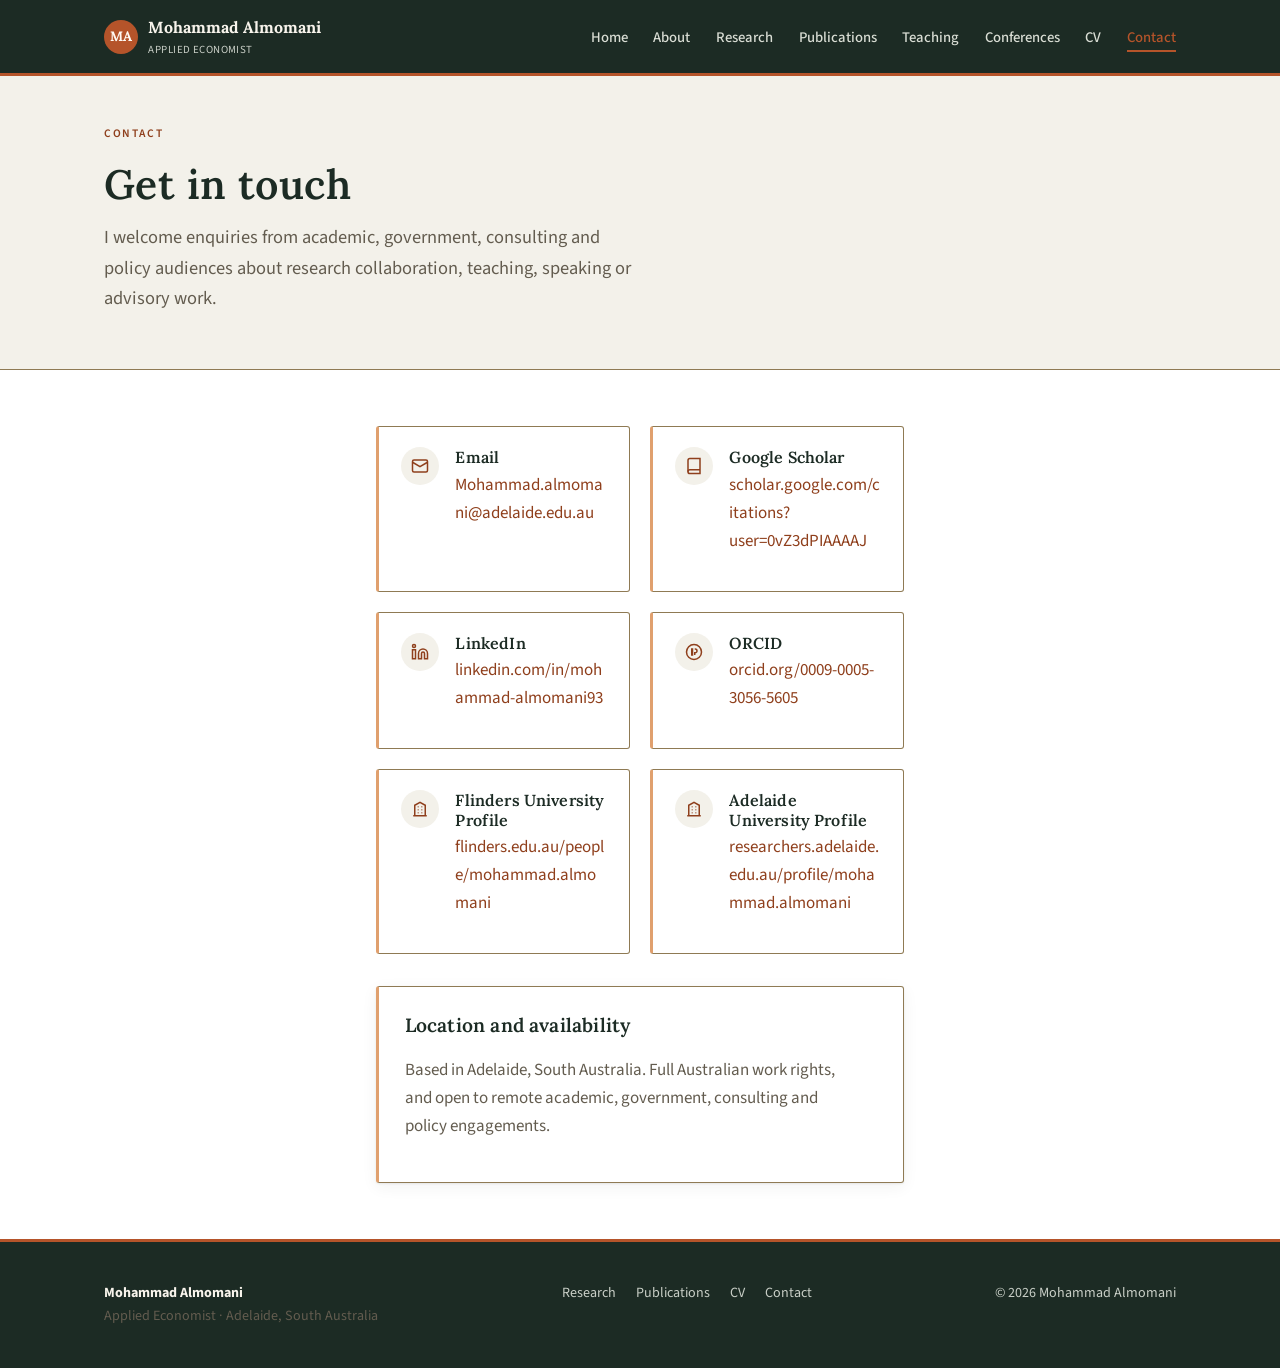
<file: academic-website/contact.html>
<!doctype html>
<html lang="en">
<head>
<meta charset="utf-8">
<meta name="viewport" content="width=device-width, initial-scale=1">
<title>Contact — Mohammad Almomani, Applied Economist</title>
<meta name="description" content="Contact details for Mohammad Almomani: email, Google Scholar, LinkedIn, ORCID, university profile and ResearchGate.">
<link rel="canonical" href="https://mohammadalmomani.com/contact.html">
<link rel="preconnect" href="https://fonts.googleapis.com">
<link rel="preconnect" href="https://fonts.gstatic.com" crossorigin>
<link href="https://fonts.googleapis.com/css2?family=Lora:ital,wght@0,400;0,500;0,600;0,700;1,400&family=Source+Sans+3:wght@400;500;600;700&display=swap" rel="stylesheet">
<link rel="icon" href="assets/favicon.svg" type="image/svg+xml">
<link rel="stylesheet" href="css/style.css">
</head>
<body data-page="contact">
<a class="skip-link" href="#main">Skip to content</a>

<header class="site-header">
  <div class="nav-wrap">
    <a class="brand" href="index.html">
      <span class="brand-mark" aria-hidden="true">MA</span>
      <span class="brand-text"><strong>Mohammad Almomani</strong><span>Applied Economist</span></span>
    </a>
    <button class="nav-toggle" aria-expanded="false" aria-controls="primary-nav">
      <span aria-hidden="true">☰</span> Menu
    </button>
    <nav class="site-nav" id="primary-nav" aria-label="Primary">
      <ul>
        <li><a href="index.html" data-nav="home">Home</a></li>
        <li><a href="about.html" data-nav="about">About</a></li>
        <li><a href="research.html" data-nav="research">Research</a></li>
        <li><a href="publications.html" data-nav="publications">Publications</a></li>
        <li><a href="teaching.html" data-nav="teaching">Teaching</a></li>
        <li><a href="conferences.html" data-nav="conferences">Conferences</a></li>
        <li><a href="cv.html" data-nav="cv">CV</a></li>
        <li><a href="contact.html" data-nav="contact">Contact</a></li>
      </ul>
    </nav>
  </div>
</header>

<main id="main">

  <div class="page-header">
    <div class="container">
      <p class="eyebrow">Contact</p>
      <h1>Get in touch</h1>
      <p class="lede mt-0">I welcome enquiries from academic, government, consulting and policy audiences about research collaboration, teaching, speaking or advisory work.</p>
    </div>
  </div>

  <section>
    <div class="container narrow">
      <div class="contact-grid">

        <div class="contact-item">
          <div class="contact-icon" aria-hidden="true">
            <svg width="18" height="18" viewBox="0 0 24 24" fill="none" stroke="currentColor" stroke-width="2"><rect x="2" y="4" width="20" height="16" rx="2"/><path d="m2 7 10 6 10-6"/></svg>
          </div>
          <div>
            <h3>Email</h3>
            <p><a href="mailto:Mohammad.almomani@adelaide.edu.au">Mohammad.almomani@adelaide.edu.au</a></p>
          </div>
        </div>

        <div class="contact-item">
          <div class="contact-icon" aria-hidden="true">
            <svg width="18" height="18" viewBox="0 0 24 24" fill="none" stroke="currentColor" stroke-width="2"><path d="M4 19.5A2.5 2.5 0 0 1 6.5 17H20"/><path d="M6.5 2H20v20H6.5A2.5 2.5 0 0 1 4 19.5v-15A2.5 2.5 0 0 1 6.5 2z"/></svg>
          </div>
          <div>
            <h3>Google Scholar</h3>
            <p><a href="https://scholar.google.com/citations?hl=en&amp;user=0vZ3dPIAAAAJ&amp;view_op=list_works&amp;sortby=pubdate" rel="noopener" target="_blank">scholar.google.com/citations?user=0vZ3dPIAAAAJ</a></p>
          </div>
        </div>

        <div class="contact-item">
          <div class="contact-icon" aria-hidden="true">
            <svg width="18" height="18" viewBox="0 0 24 24" fill="none" stroke="currentColor" stroke-width="2"><path d="M16 8a6 6 0 0 1 6 6v7h-4v-7a2 2 0 0 0-4 0v7h-4v-7a6 6 0 0 1 6-6z"/><rect x="2" y="9" width="4" height="12"/><circle cx="4" cy="4" r="2"/></svg>
          </div>
          <div>
            <h3>LinkedIn</h3>
            <p><a href="https://www.linkedin.com/in/mohammad-almomani93/" rel="noopener" target="_blank">linkedin.com/in/mohammad-almomani93</a></p>
          </div>
        </div>

        <div class="contact-item">
          <div class="contact-icon" aria-hidden="true">
            <svg width="18" height="18" viewBox="0 0 24 24" fill="none" stroke="currentColor" stroke-width="2"><circle cx="12" cy="12" r="10"/><path d="M9 8h1v8H9zM9 16h1M13 8h.5a2.5 2.5 0 0 1 0 5H13v3"/></svg>
          </div>
          <div>
            <h3>ORCID</h3>
            <p><a href="https://orcid.org/0009-0005-3056-5605" rel="noopener" target="_blank">orcid.org/0009-0005-3056-5605</a></p>
          </div>
        </div>

        <div class="contact-item">
          <div class="contact-icon" aria-hidden="true">
            <svg width="18" height="18" viewBox="0 0 24 24" fill="none" stroke="currentColor" stroke-width="2"><path d="M3 21h18M5 21V7l7-4 7 4v14M9 9h1m4 0h1m-6 4h1m4 0h1m-6 4h1m4 0h1"/></svg>
          </div>
          <div>
            <h3>Flinders University Profile</h3>
            <p><a href="https://www.flinders.edu.au/people/mohammad.almomani" rel="noopener" target="_blank">flinders.edu.au/people/mohammad.almomani</a></p>
          </div>
        </div>

        <div class="contact-item">
          <div class="contact-icon" aria-hidden="true">
            <svg width="18" height="18" viewBox="0 0 24 24" fill="none" stroke="currentColor" stroke-width="2"><path d="M3 21h18M5 21V7l7-4 7 4v14M9 9h1m4 0h1m-6 4h1m4 0h1m-6 4h1m4 0h1"/></svg>
          </div>
          <div>
            <h3>Adelaide University Profile</h3>
            <p><a href="https://researchers.adelaide.edu.au/profile/mohammad.almomani" rel="noopener" target="_blank">researchers.adelaide.edu.au/profile/mohammad.almomani</a></p>
          </div>
        </div>

      </div>

      <div class="card" style="margin-top:2rem;">
        <h3 class="mt-0">Location and availability</h3>
        <p class="text-muted mt-0">Based in Adelaide, South Australia. Full Australian work rights, and open to remote academic, government, consulting and policy engagements.</p>
      </div>
    </div>
  </section>

</main>

<footer class="site-footer">
  <div class="container footer-grid">
    <div>
      <strong>Mohammad Almomani</strong><br>
      <span class="text-muted">Applied Economist · Adelaide, South Australia</span>
    </div>
    <nav class="footer-links" aria-label="Footer">
      <a href="research.html">Research</a>
      <a href="publications.html">Publications</a>
      <a href="cv.html">CV</a>
      <a href="contact.html">Contact</a>
    </nav>
    <div>&copy; <span data-current-year>2026</span> Mohammad Almomani</div>
  </div>
</footer>

<script src="js/main.js"></script>
</body>
</html>
</file>
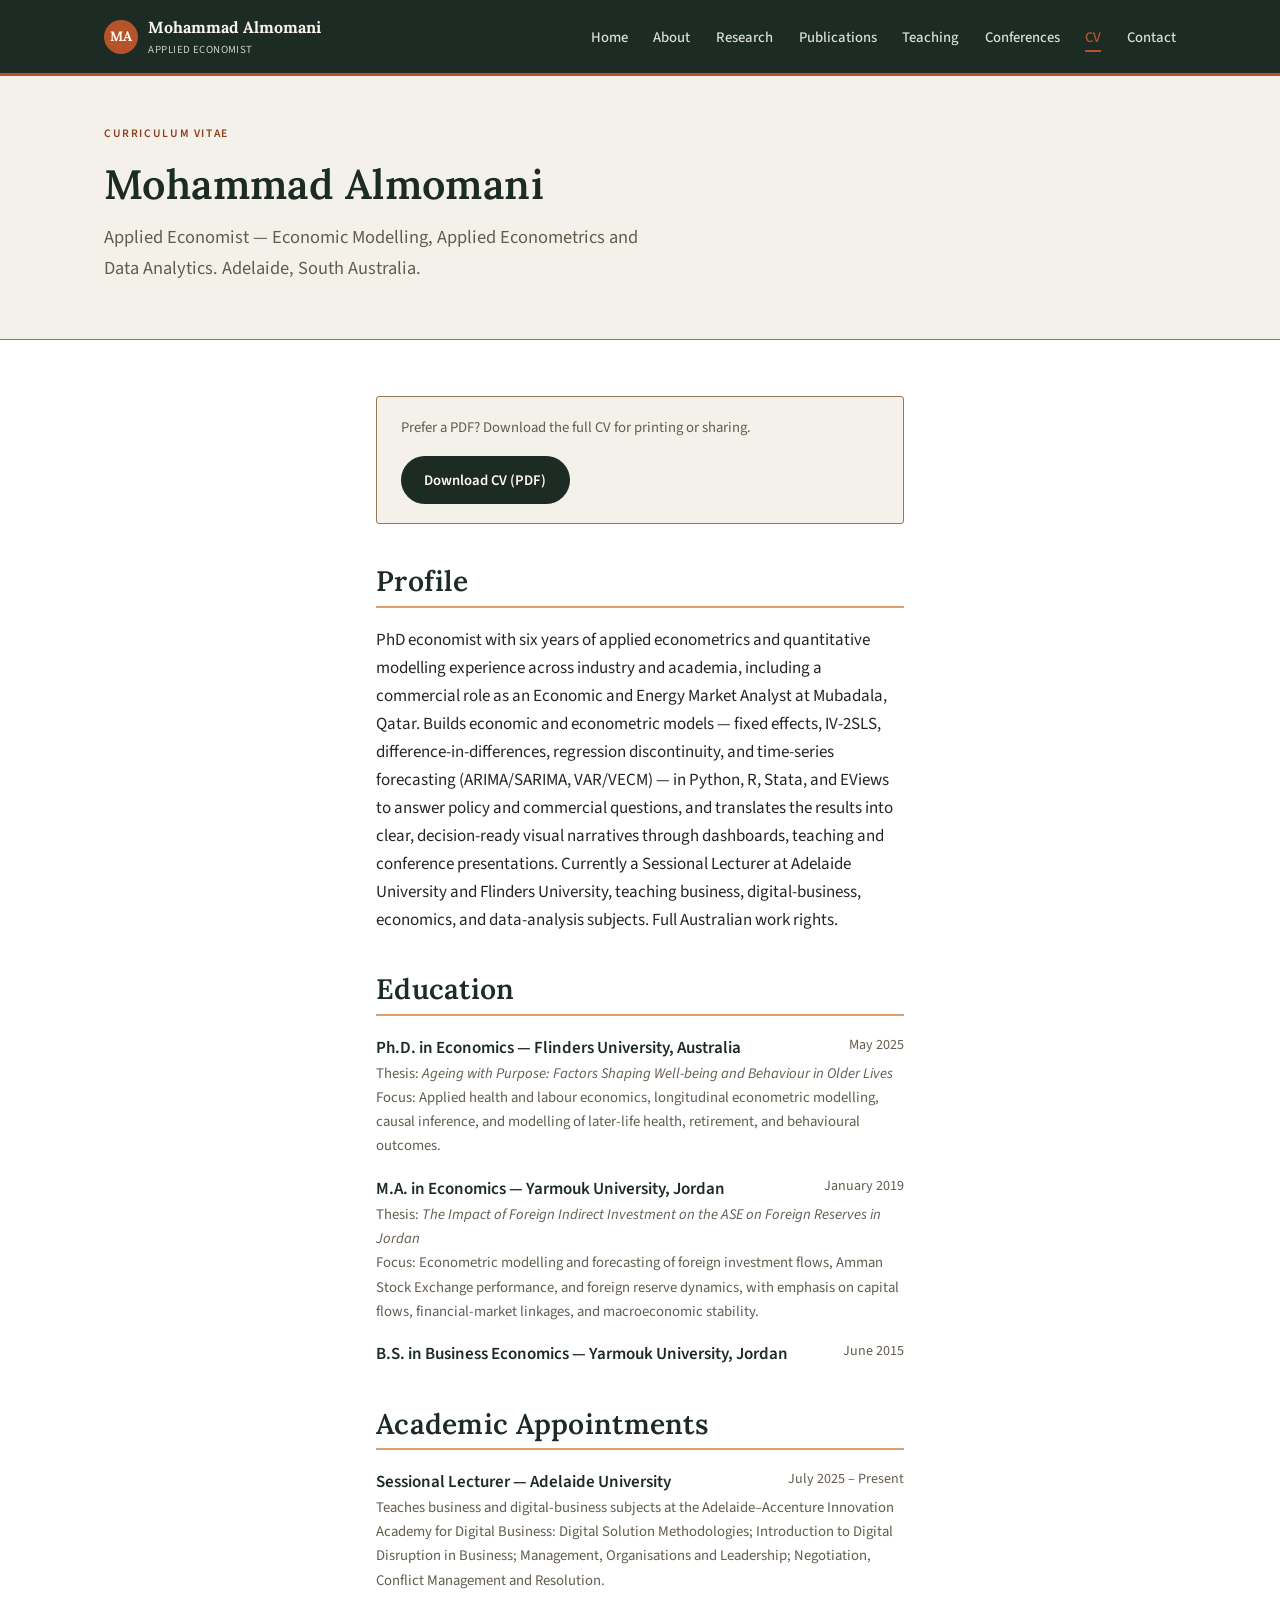
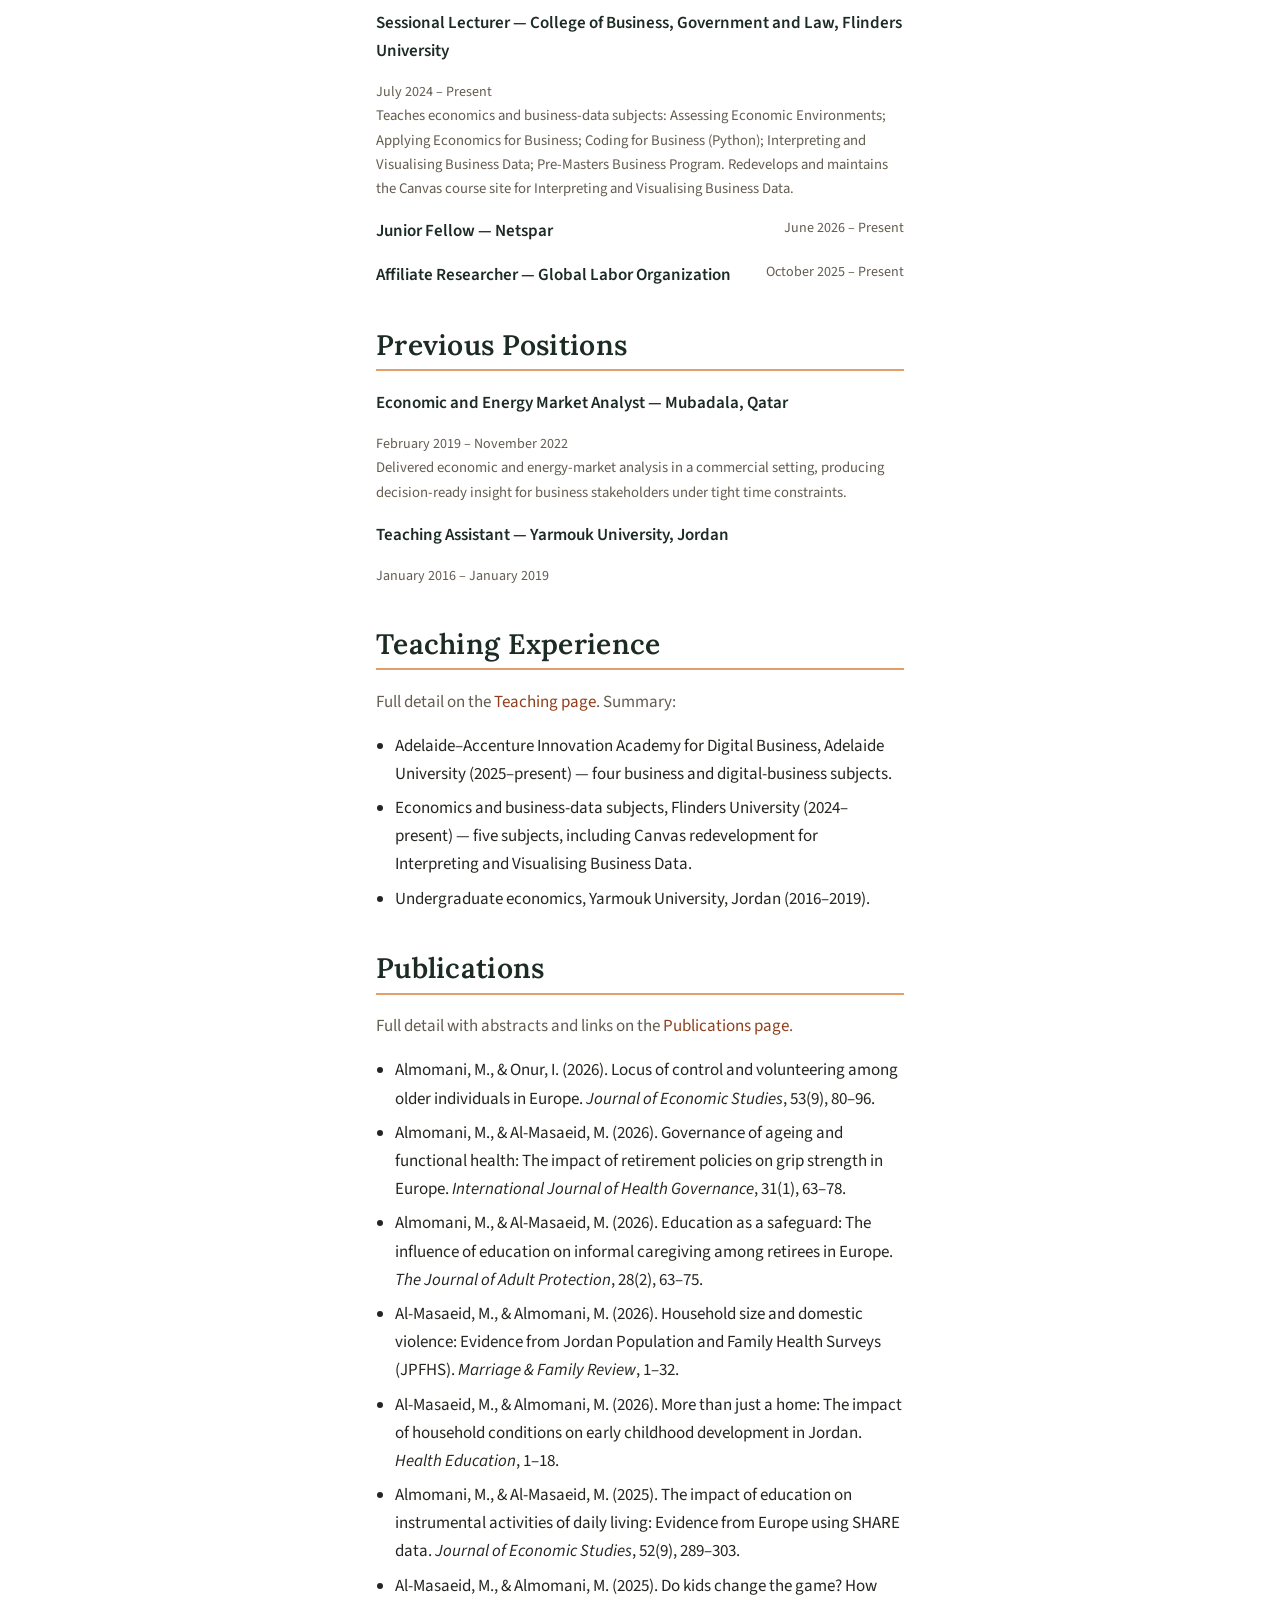
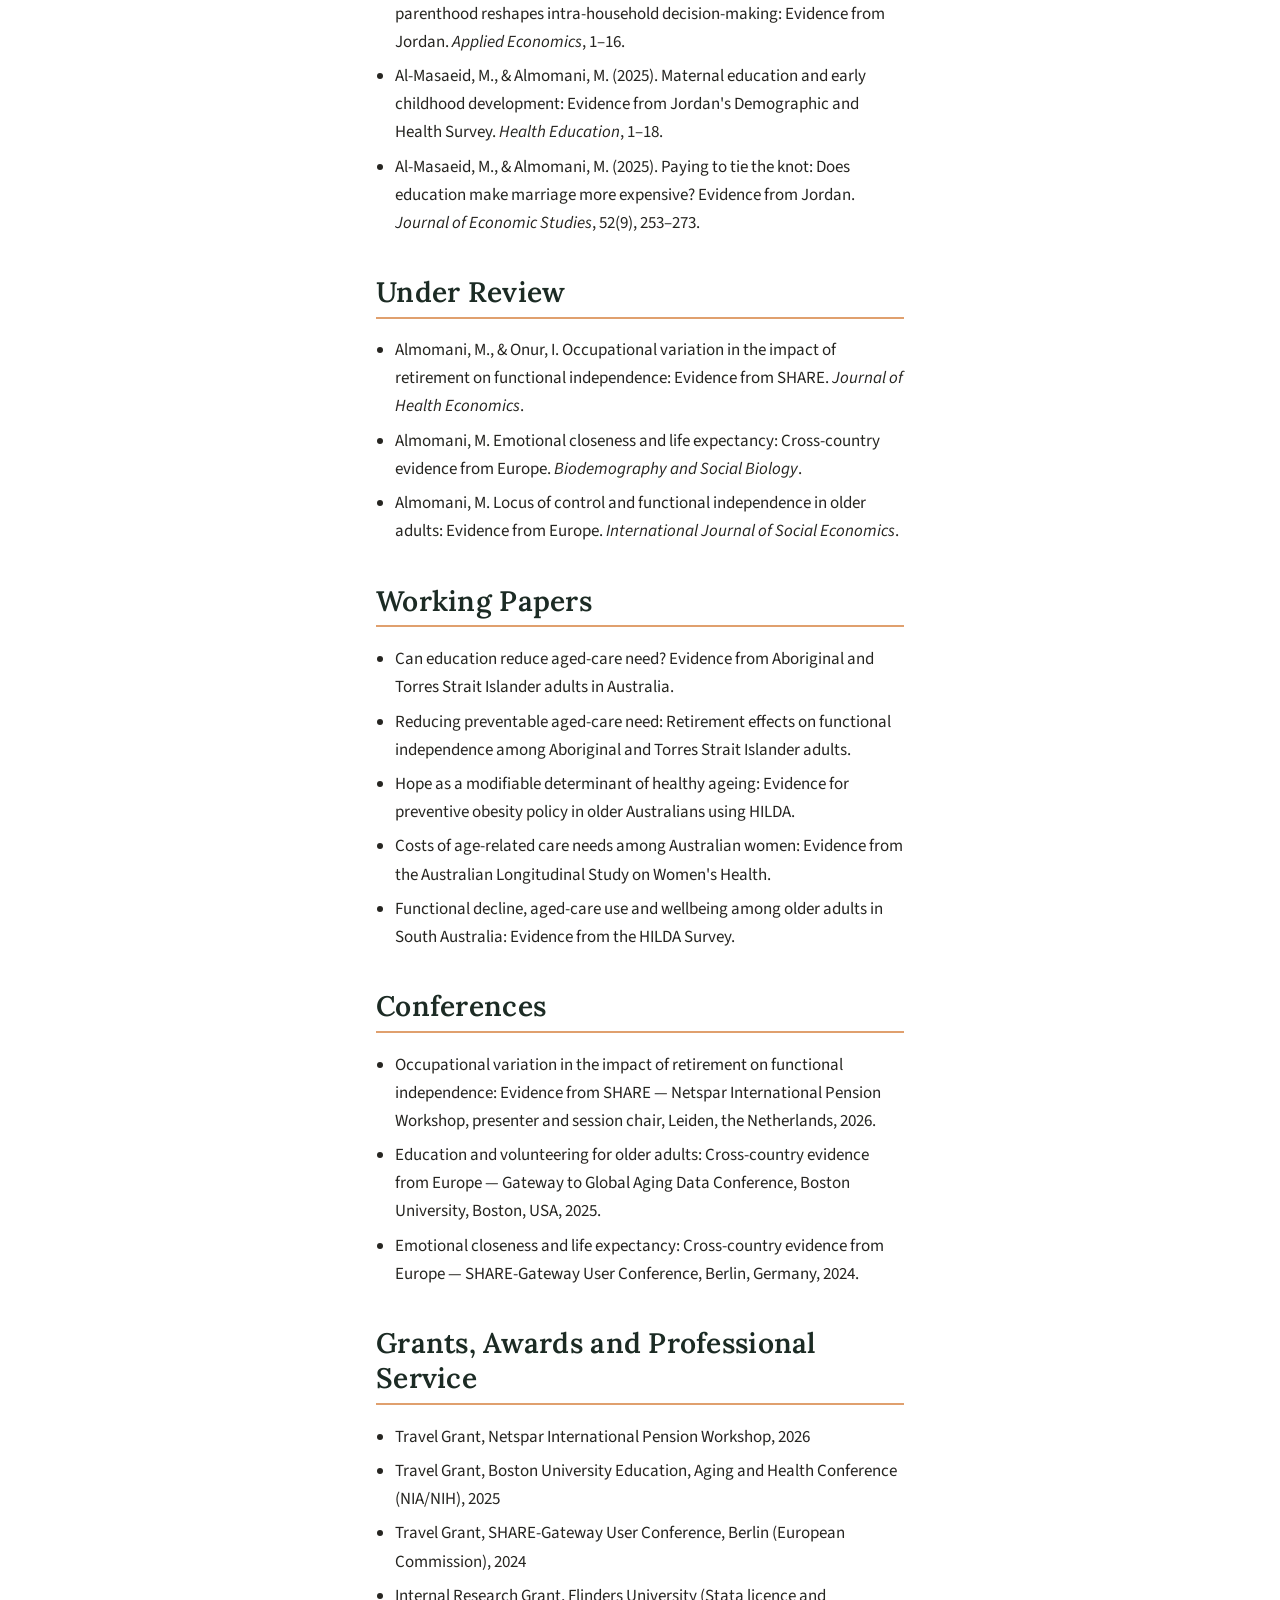
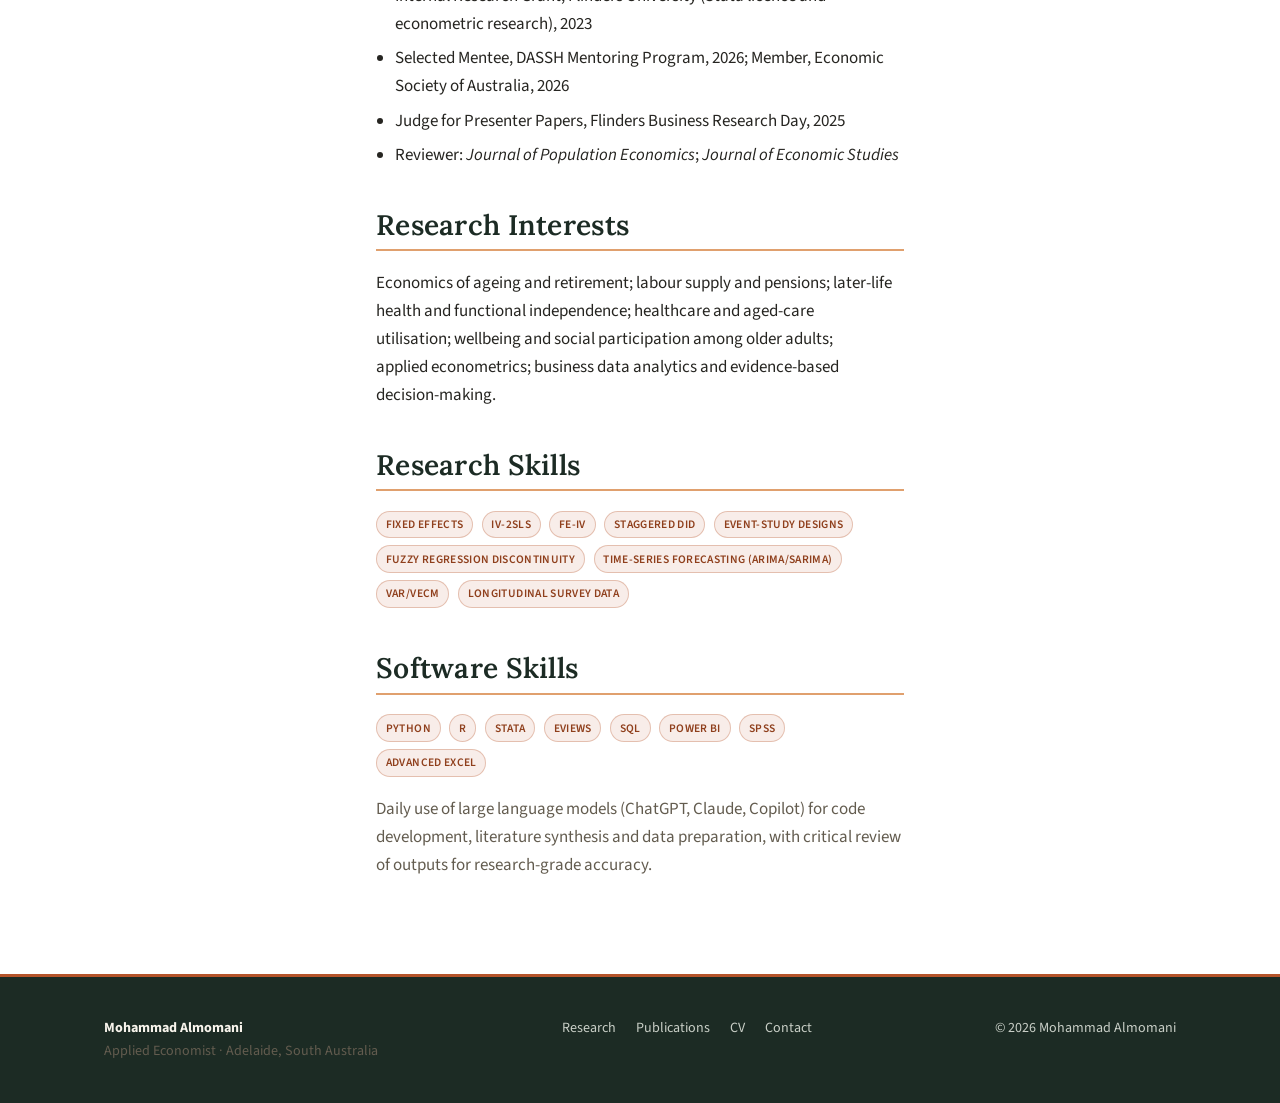
<file: academic-website/cv.html>
<!doctype html>
<html lang="en">
<head>
<meta charset="utf-8">
<meta name="viewport" content="width=device-width, initial-scale=1">
<title>CV — Mohammad Almomani, Applied Economist</title>
<meta name="description" content="Full curriculum vitae of Mohammad Almomani: education, academic appointments, teaching, publications, grants, awards, research and software skills, and professional service.">
<link rel="canonical" href="https://mohammadalmomani.com/cv.html">
<link rel="preconnect" href="https://fonts.googleapis.com">
<link rel="preconnect" href="https://fonts.gstatic.com" crossorigin>
<link href="https://fonts.googleapis.com/css2?family=Lora:ital,wght@0,400;0,500;0,600;0,700;1,400&family=Source+Sans+3:wght@400;500;600;700&display=swap" rel="stylesheet">
<link rel="icon" href="assets/favicon.svg" type="image/svg+xml">
<link rel="stylesheet" href="css/style.css">
</head>
<body data-page="cv">
<a class="skip-link" href="#main">Skip to content</a>

<header class="site-header">
  <div class="nav-wrap">
    <a class="brand" href="index.html">
      <span class="brand-mark" aria-hidden="true">MA</span>
      <span class="brand-text"><strong>Mohammad Almomani</strong><span>Applied Economist</span></span>
    </a>
    <button class="nav-toggle" aria-expanded="false" aria-controls="primary-nav">
      <span aria-hidden="true">☰</span> Menu
    </button>
    <nav class="site-nav" id="primary-nav" aria-label="Primary">
      <ul>
        <li><a href="index.html" data-nav="home">Home</a></li>
        <li><a href="about.html" data-nav="about">About</a></li>
        <li><a href="research.html" data-nav="research">Research</a></li>
        <li><a href="publications.html" data-nav="publications">Publications</a></li>
        <li><a href="teaching.html" data-nav="teaching">Teaching</a></li>
        <li><a href="conferences.html" data-nav="conferences">Conferences</a></li>
        <li><a href="cv.html" data-nav="cv">CV</a></li>
        <li><a href="contact.html" data-nav="contact">Contact</a></li>
      </ul>
    </nav>
  </div>
</header>

<main id="main">

  <div class="page-header">
    <div class="container">
      <p class="eyebrow">Curriculum Vitae</p>
      <h1>Mohammad Almomani</h1>
      <p class="lede mt-0">Applied Economist — Economic Modelling, Applied Econometrics and Data Analytics. Adelaide, South Australia.</p>
    </div>
  </div>

  <section>
    <div class="container narrow">

      <div class="cv-download-bar">
        <p>Prefer a PDF? Download the full CV for printing or sharing.</p>
        <a class="btn btn-accent" href="assets/cv/Mohammad-Almomani-CV.pdf" download>Download CV (PDF)</a>
      </div>

      <div class="cv-section">
        <h2>Profile</h2>
        <p>PhD economist with six years of applied econometrics and quantitative modelling experience across industry and academia, including a commercial role as an Economic and Energy Market Analyst at Mubadala, Qatar. Builds economic and econometric models — fixed effects, IV-2SLS, difference-in-differences, regression discontinuity, and time-series forecasting (ARIMA/SARIMA, VAR/VECM) — in Python, R, Stata, and EViews to answer policy and commercial questions, and translates the results into clear, decision-ready visual narratives through dashboards, teaching and conference presentations. Currently a Sessional Lecturer at Adelaide University and Flinders University, teaching business, digital-business, economics, and data-analysis subjects. Full Australian work rights.</p>
      </div>

      <div class="cv-section">
        <h2>Education</h2>
        <div class="cv-entry">
          <div class="cv-entry-head">
            <span class="cv-entry-title">Ph.D. in Economics — Flinders University, Australia</span>
            <span class="cv-entry-date">May 2025</span>
          </div>
          <div class="cv-entry-sub">Thesis: <em>Ageing with Purpose: Factors Shaping Well-being and Behaviour in Older Lives</em><br>Focus: Applied health and labour economics, longitudinal econometric modelling, causal inference, and modelling of later-life health, retirement, and behavioural outcomes.</div>
        </div>
        <div class="cv-entry">
          <div class="cv-entry-head">
            <span class="cv-entry-title">M.A. in Economics — Yarmouk University, Jordan</span>
            <span class="cv-entry-date">January 2019</span>
          </div>
          <div class="cv-entry-sub">Thesis: <em>The Impact of Foreign Indirect Investment on the ASE on Foreign Reserves in Jordan</em><br>Focus: Econometric modelling and forecasting of foreign investment flows, Amman Stock Exchange performance, and foreign reserve dynamics, with emphasis on capital flows, financial-market linkages, and macroeconomic stability.</div>
        </div>
        <div class="cv-entry">
          <div class="cv-entry-head">
            <span class="cv-entry-title">B.S. in Business Economics — Yarmouk University, Jordan</span>
            <span class="cv-entry-date">June 2015</span>
          </div>
        </div>
      </div>

      <div class="cv-section">
        <h2>Academic Appointments</h2>
        <div class="cv-entry">
          <div class="cv-entry-head">
            <span class="cv-entry-title">Sessional Lecturer — Adelaide University</span>
            <span class="cv-entry-date">July 2025 – Present</span>
          </div>
          <div class="cv-entry-sub">Teaches business and digital-business subjects at the Adelaide–Accenture Innovation Academy for Digital Business: Digital Solution Methodologies; Introduction to Digital Disruption in Business; Management, Organisations and Leadership; Negotiation, Conflict Management and Resolution.</div>
        </div>
        <div class="cv-entry">
          <div class="cv-entry-head">
            <span class="cv-entry-title">Sessional Lecturer — College of Business, Government and Law, Flinders University</span>
            <span class="cv-entry-date">July 2024 – Present</span>
          </div>
          <div class="cv-entry-sub">Teaches economics and business-data subjects: Assessing Economic Environments; Applying Economics for Business; Coding for Business (Python); Interpreting and Visualising Business Data; Pre-Masters Business Program. Redevelops and maintains the Canvas course site for Interpreting and Visualising Business Data.</div>
        </div>
        <div class="cv-entry">
          <div class="cv-entry-head">
            <span class="cv-entry-title">Junior Fellow — Netspar</span>
            <span class="cv-entry-date">June 2026 – Present</span>
          </div>
        </div>
        <div class="cv-entry">
          <div class="cv-entry-head">
            <span class="cv-entry-title">Affiliate Researcher — Global Labor Organization</span>
            <span class="cv-entry-date">October 2025 – Present</span>
          </div>
        </div>
      </div>

      <div class="cv-section">
        <h2>Previous Positions</h2>
        <div class="cv-entry">
          <div class="cv-entry-head">
            <span class="cv-entry-title">Economic and Energy Market Analyst — Mubadala, Qatar</span>
            <span class="cv-entry-date">February 2019 – November 2022</span>
          </div>
          <div class="cv-entry-sub">Delivered economic and energy-market analysis in a commercial setting, producing decision-ready insight for business stakeholders under tight time constraints.</div>
        </div>
        <div class="cv-entry">
          <div class="cv-entry-head">
            <span class="cv-entry-title">Teaching Assistant — Yarmouk University, Jordan</span>
            <span class="cv-entry-date">January 2016 – January 2019</span>
          </div>
        </div>
      </div>

      <div class="cv-section">
        <h2>Teaching Experience</h2>
        <p class="text-muted">Full detail on the <a href="teaching.html">Teaching page</a>. Summary:</p>
        <ul class="cv-list">
          <li>Adelaide–Accenture Innovation Academy for Digital Business, Adelaide University (2025–present) — four business and digital-business subjects.</li>
          <li>Economics and business-data subjects, Flinders University (2024–present) — five subjects, including Canvas redevelopment for Interpreting and Visualising Business Data.</li>
          <li>Undergraduate economics, Yarmouk University, Jordan (2016–2019).</li>
        </ul>
      </div>

      <div class="cv-section">
        <h2>Publications</h2>
        <p class="text-muted">Full detail with abstracts and links on the <a href="publications.html">Publications page</a>.</p>
        <ul class="cv-list">
          <li>Almomani, M., &amp; Onur, I. (2026). Locus of control and volunteering among older individuals in Europe. <em>Journal of Economic Studies</em>, 53(9), 80–96.</li>
          <li>Almomani, M., &amp; Al-Masaeid, M. (2026). Governance of ageing and functional health: The impact of retirement policies on grip strength in Europe. <em>International Journal of Health Governance</em>, 31(1), 63–78.</li>
          <li>Almomani, M., &amp; Al-Masaeid, M. (2026). Education as a safeguard: The influence of education on informal caregiving among retirees in Europe. <em>The Journal of Adult Protection</em>, 28(2), 63–75.</li>
          <li>Al-Masaeid, M., &amp; Almomani, M. (2026). Household size and domestic violence: Evidence from Jordan Population and Family Health Surveys (JPFHS). <em>Marriage &amp; Family Review</em>, 1–32.</li>
          <li>Al-Masaeid, M., &amp; Almomani, M. (2026). More than just a home: The impact of household conditions on early childhood development in Jordan. <em>Health Education</em>, 1–18.</li>
          <li>Almomani, M., &amp; Al-Masaeid, M. (2025). The impact of education on instrumental activities of daily living: Evidence from Europe using SHARE data. <em>Journal of Economic Studies</em>, 52(9), 289–303.</li>
          <li>Al-Masaeid, M., &amp; Almomani, M. (2025). Do kids change the game? How parenthood reshapes intra-household decision-making: Evidence from Jordan. <em>Applied Economics</em>, 1–16.</li>
          <li>Al-Masaeid, M., &amp; Almomani, M. (2025). Maternal education and early childhood development: Evidence from Jordan's Demographic and Health Survey. <em>Health Education</em>, 1–18.</li>
          <li>Al-Masaeid, M., &amp; Almomani, M. (2025). Paying to tie the knot: Does education make marriage more expensive? Evidence from Jordan. <em>Journal of Economic Studies</em>, 52(9), 253–273.</li>
        </ul>
      </div>

      <div class="cv-section">
        <h2>Under Review</h2>
        <ul class="cv-list">
          <li>Almomani, M., &amp; Onur, I. Occupational variation in the impact of retirement on functional independence: Evidence from SHARE. <em>Journal of Health Economics</em>.</li>
          <li>Almomani, M. Emotional closeness and life expectancy: Cross-country evidence from Europe. <em>Biodemography and Social Biology</em>.</li>
          <li>Almomani, M. Locus of control and functional independence in older adults: Evidence from Europe. <em>International Journal of Social Economics</em>.</li>
        </ul>
      </div>

      <div class="cv-section">
        <h2>Working Papers</h2>
        <ul class="cv-list">
          <li>Can education reduce aged-care need? Evidence from Aboriginal and Torres Strait Islander adults in Australia.</li>
          <li>Reducing preventable aged-care need: Retirement effects on functional independence among Aboriginal and Torres Strait Islander adults.</li>
          <li>Hope as a modifiable determinant of healthy ageing: Evidence for preventive obesity policy in older Australians using HILDA.</li>
          <li>Costs of age-related care needs among Australian women: Evidence from the Australian Longitudinal Study on Women's Health.</li>
          <li>Functional decline, aged-care use and wellbeing among older adults in South Australia: Evidence from the HILDA Survey.</li>
        </ul>
      </div>

      <div class="cv-section">
        <h2>Conferences</h2>
        <ul class="cv-list">
          <li>Occupational variation in the impact of retirement on functional independence: Evidence from SHARE — Netspar International Pension Workshop, presenter and session chair, Leiden, the Netherlands, 2026.</li>
          <li>Education and volunteering for older adults: Cross-country evidence from Europe — Gateway to Global Aging Data Conference, Boston University, Boston, USA, 2025.</li>
          <li>Emotional closeness and life expectancy: Cross-country evidence from Europe — SHARE-Gateway User Conference, Berlin, Germany, 2024.</li>
        </ul>
      </div>

      <div class="cv-section">
        <h2>Grants, Awards and Professional Service</h2>
        <ul class="cv-list">
          <li>Travel Grant, Netspar International Pension Workshop, 2026</li>
          <li>Travel Grant, Boston University Education, Aging and Health Conference (NIA/NIH), 2025</li>
          <li>Travel Grant, SHARE-Gateway User Conference, Berlin (European Commission), 2024</li>
          <li>Internal Research Grant, Flinders University (Stata licence and econometric research), 2023</li>
          <li>Selected Mentee, DASSH Mentoring Program, 2026; Member, Economic Society of Australia, 2026</li>
          <li>Judge for Presenter Papers, Flinders Business Research Day, 2025</li>
          <li>Reviewer: <em>Journal of Population Economics</em>; <em>Journal of Economic Studies</em></li>
        </ul>
      </div>

      <div class="cv-section">
        <h2>Research Interests</h2>
        <p>Economics of ageing and retirement; labour supply and pensions; later-life health and functional independence; healthcare and aged-care utilisation; wellbeing and social participation among older adults; applied econometrics; business data analytics and evidence-based decision-making.</p>
      </div>

      <div class="cv-section">
        <h2>Research Skills</h2>
        <div class="pill-row">
          <span class="tag">Fixed Effects</span>
          <span class="tag">IV-2SLS</span>
          <span class="tag">FE-IV</span>
          <span class="tag">Staggered DID</span>
          <span class="tag">Event-Study Designs</span>
          <span class="tag">Fuzzy Regression Discontinuity</span>
          <span class="tag">Time-Series Forecasting (ARIMA/SARIMA)</span>
          <span class="tag">VAR/VECM</span>
          <span class="tag">Longitudinal Survey Data</span>
        </div>
      </div>

      <div class="cv-section">
        <h2>Software Skills</h2>
        <div class="pill-row">
          <span class="tag">Python</span>
          <span class="tag">R</span>
          <span class="tag">Stata</span>
          <span class="tag">EViews</span>
          <span class="tag">SQL</span>
          <span class="tag">Power BI</span>
          <span class="tag">SPSS</span>
          <span class="tag">Advanced Excel</span>
        </div>
        <p class="text-muted" style="margin-top:0.8rem;">Daily use of large language models (ChatGPT, Claude, Copilot) for code development, literature synthesis and data preparation, with critical review of outputs for research-grade accuracy.</p>
      </div>

    </div>
  </section>

</main>

<footer class="site-footer">
  <div class="container footer-grid">
    <div>
      <strong>Mohammad Almomani</strong><br>
      <span class="text-muted">Applied Economist · Adelaide, South Australia</span>
    </div>
    <nav class="footer-links" aria-label="Footer">
      <a href="research.html">Research</a>
      <a href="publications.html">Publications</a>
      <a href="cv.html">CV</a>
      <a href="contact.html">Contact</a>
    </nav>
    <div>&copy; <span data-current-year>2026</span> Mohammad Almomani</div>
  </div>
</footer>

<script src="js/main.js"></script>
</body>
</html>
</file>
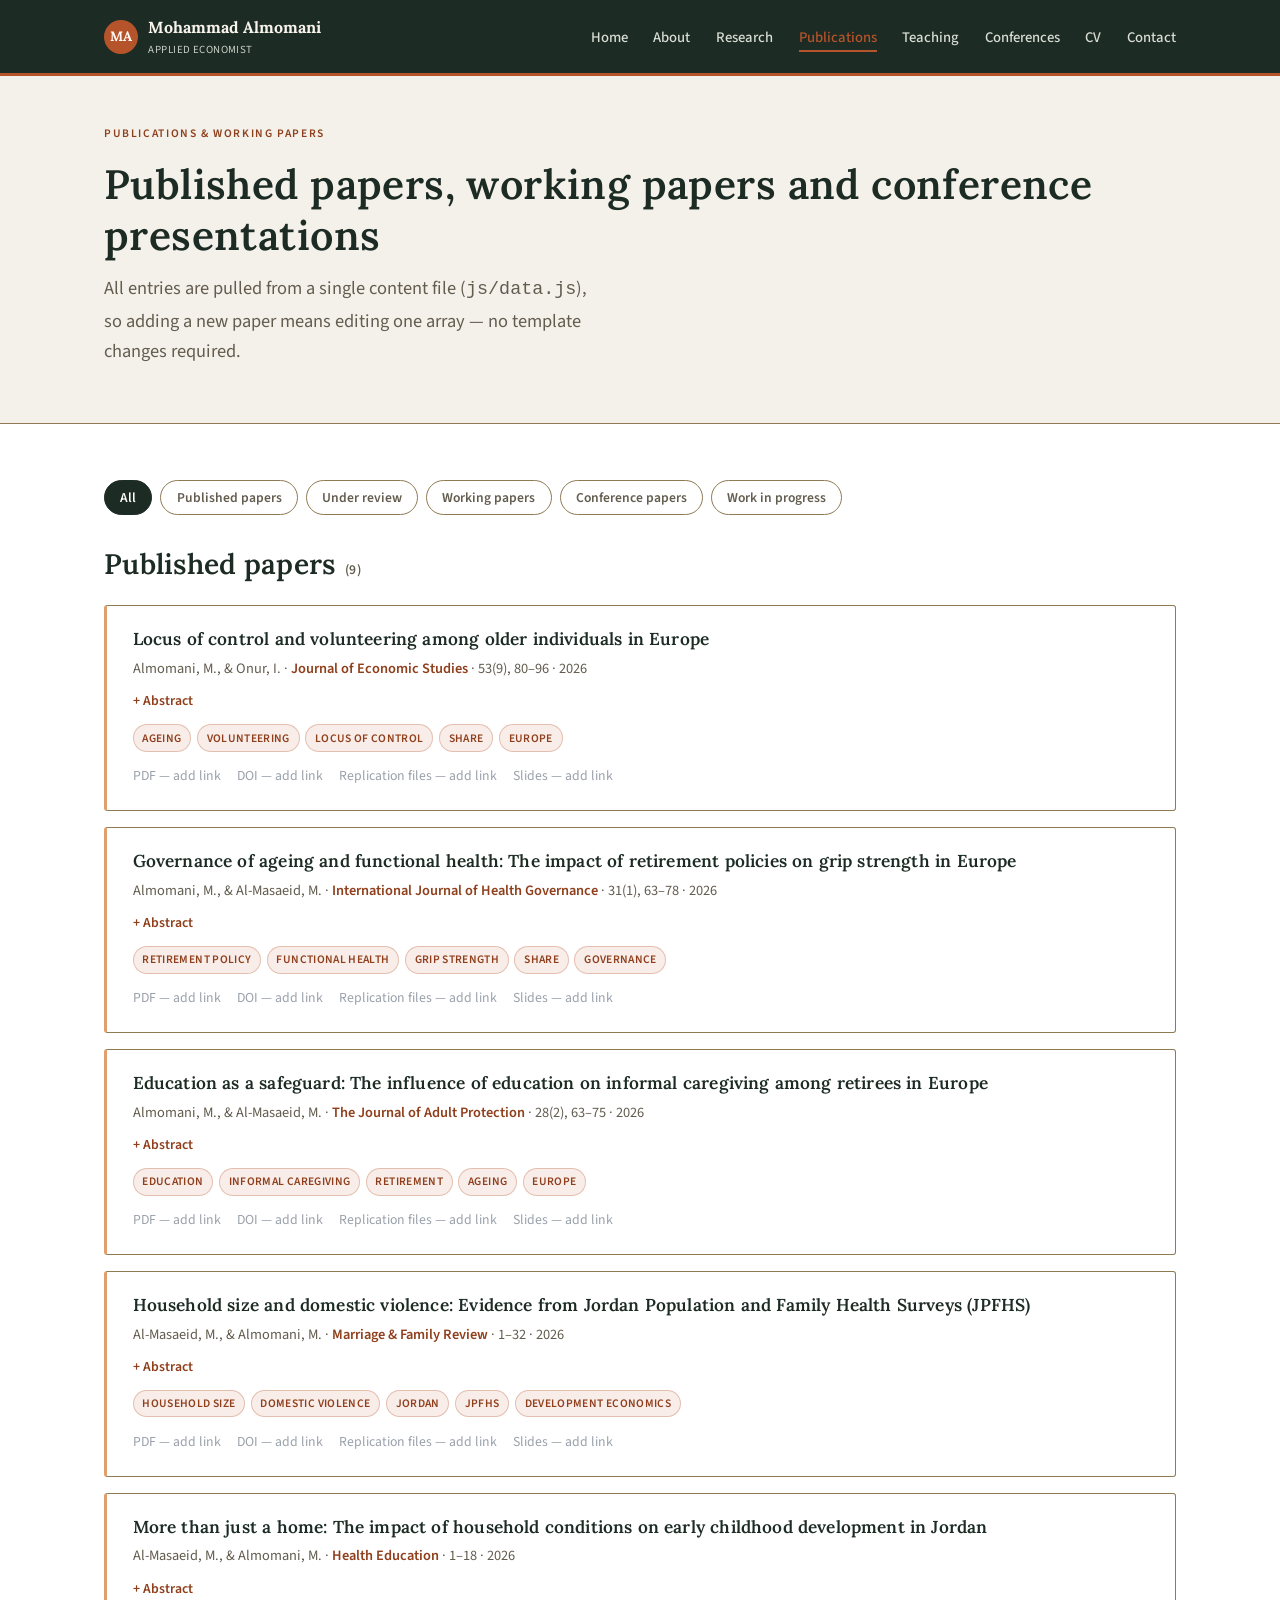
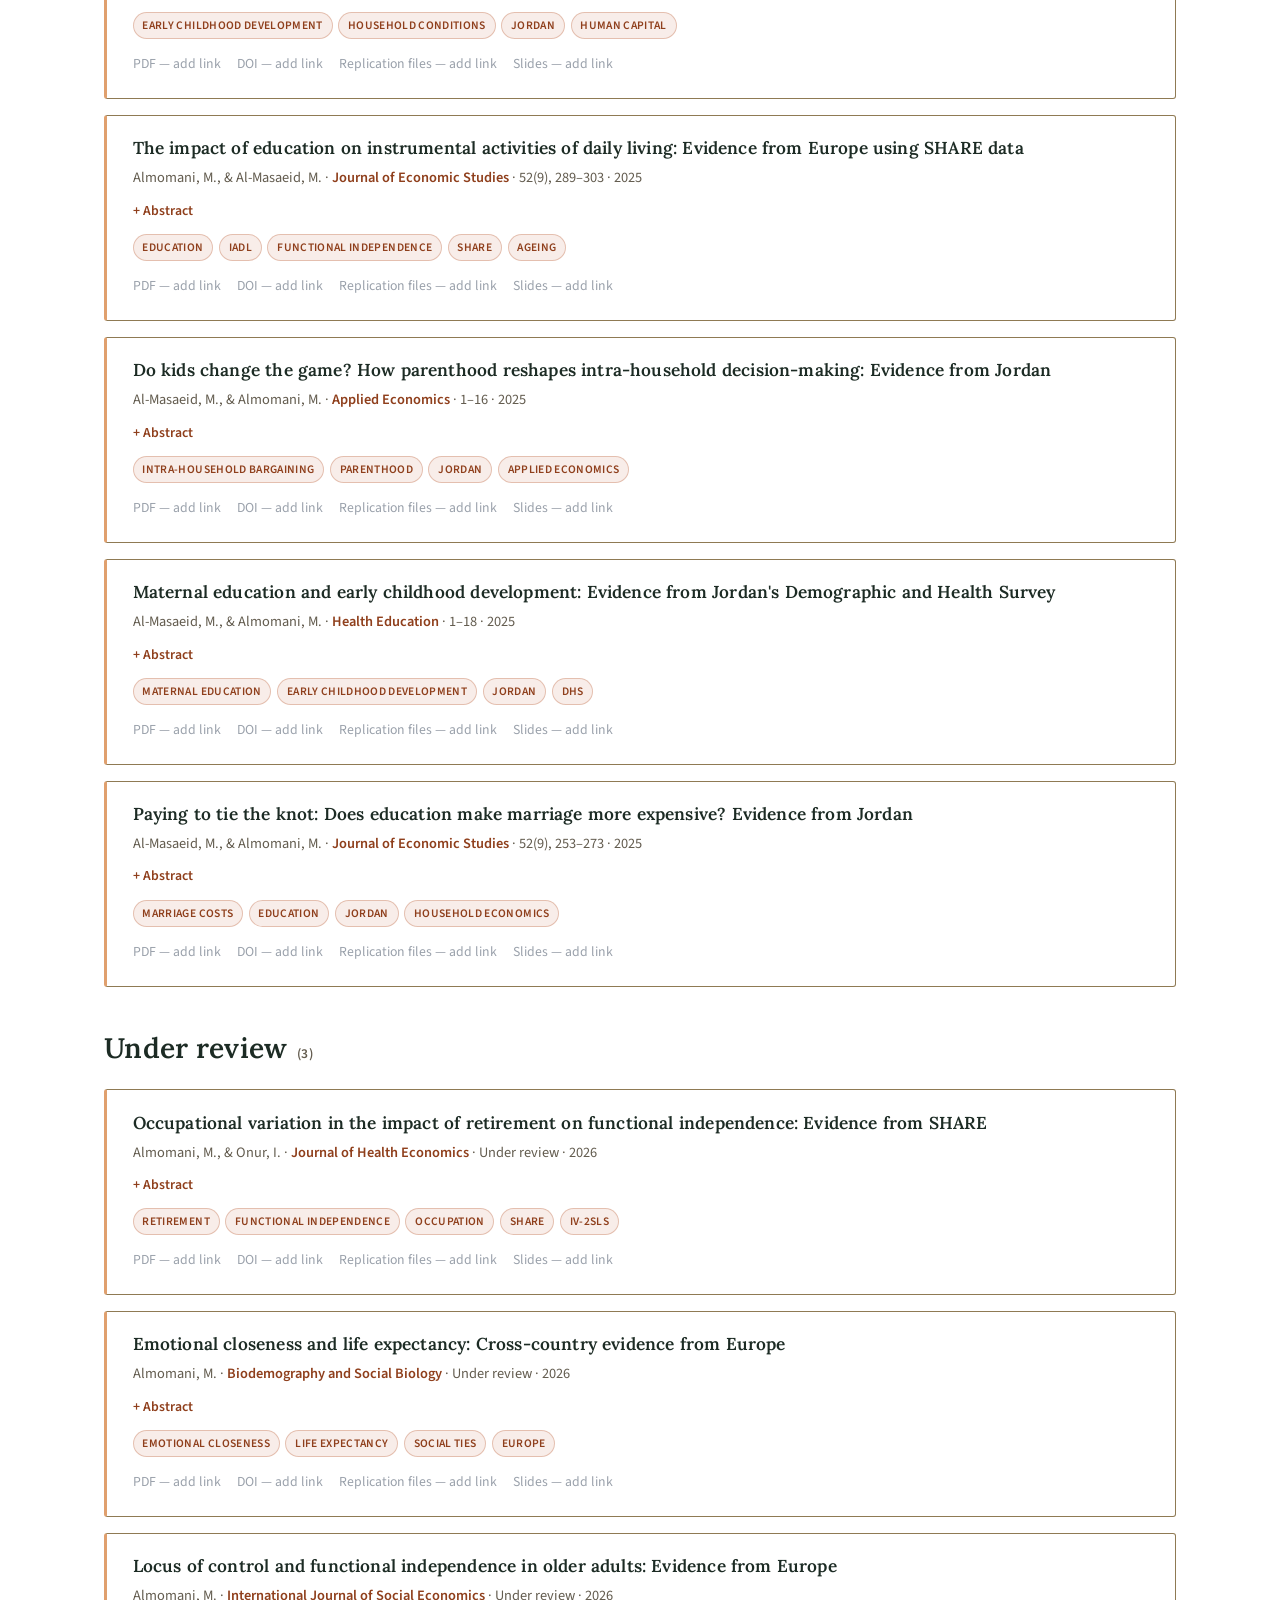
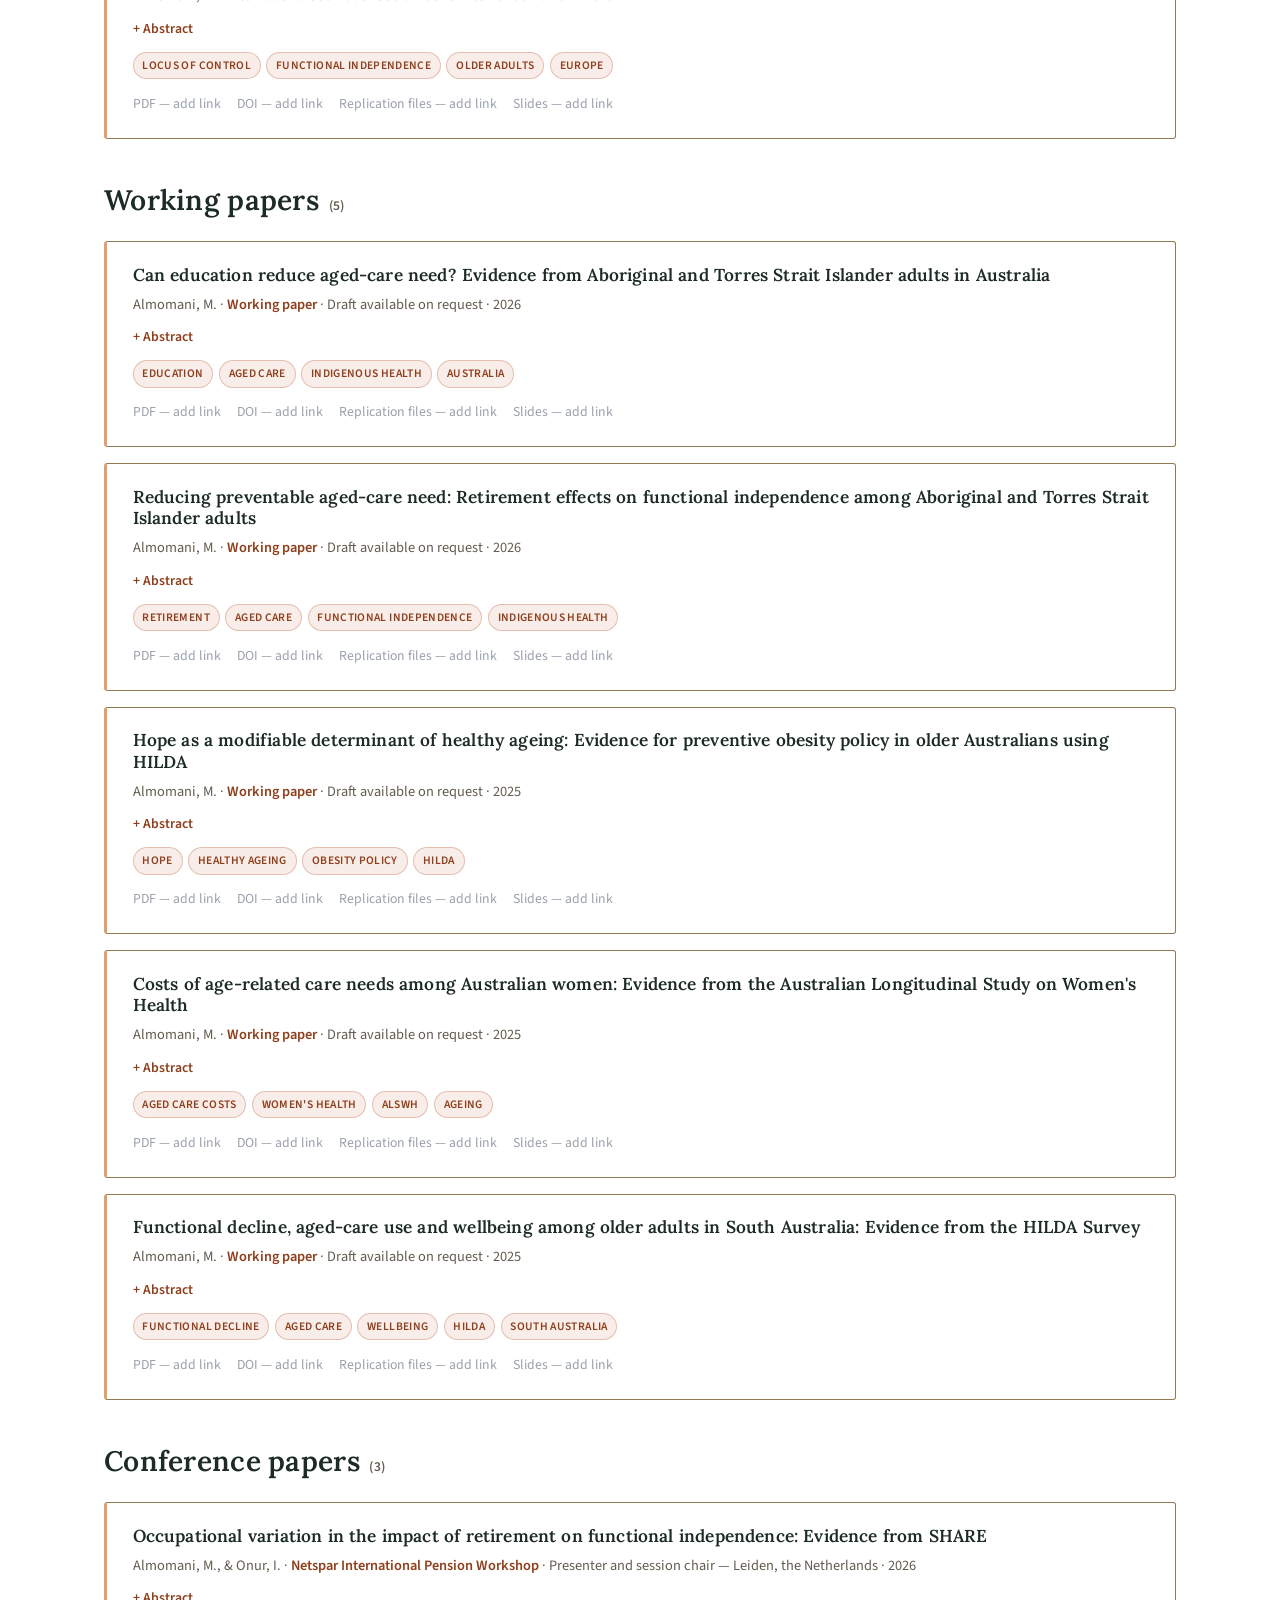
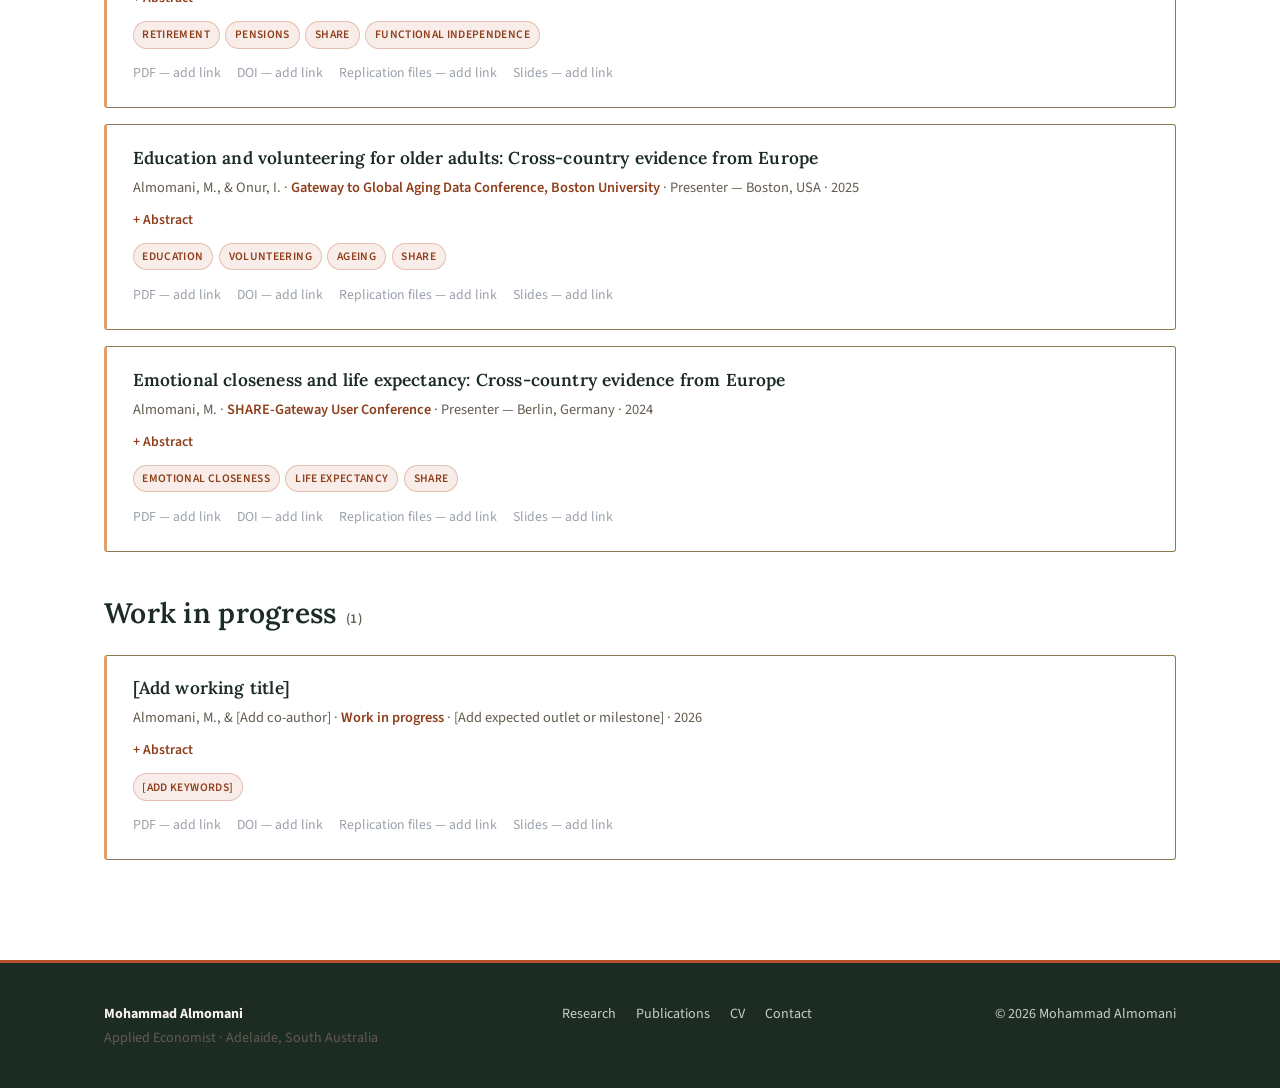
<file: academic-website/publications.html>
<!doctype html>
<html lang="en">
<head>
<meta charset="utf-8">
<meta name="viewport" content="width=device-width, initial-scale=1">
<title>Publications &amp; Working Papers — Mohammad Almomani</title>
<meta name="description" content="Published papers, work under review, working papers and conference papers by Mohammad Almomani on ageing, labour economics, education and development economics.">
<link rel="canonical" href="https://mohammadalmomani.com/publications.html">
<link rel="preconnect" href="https://fonts.googleapis.com">
<link rel="preconnect" href="https://fonts.gstatic.com" crossorigin>
<link href="https://fonts.googleapis.com/css2?family=Lora:ital,wght@0,400;0,500;0,600;0,700;1,400&family=Source+Sans+3:wght@400;500;600;700&display=swap" rel="stylesheet">
<link rel="icon" href="assets/favicon.svg" type="image/svg+xml">
<link rel="stylesheet" href="css/style.css">
</head>
<body data-page="publications">
<a class="skip-link" href="#main">Skip to content</a>

<header class="site-header">
  <div class="nav-wrap">
    <a class="brand" href="index.html">
      <span class="brand-mark" aria-hidden="true">MA</span>
      <span class="brand-text"><strong>Mohammad Almomani</strong><span>Applied Economist</span></span>
    </a>
    <button class="nav-toggle" aria-expanded="false" aria-controls="primary-nav">
      <span aria-hidden="true">☰</span> Menu
    </button>
    <nav class="site-nav" id="primary-nav" aria-label="Primary">
      <ul>
        <li><a href="index.html" data-nav="home">Home</a></li>
        <li><a href="about.html" data-nav="about">About</a></li>
        <li><a href="research.html" data-nav="research">Research</a></li>
        <li><a href="publications.html" data-nav="publications">Publications</a></li>
        <li><a href="teaching.html" data-nav="teaching">Teaching</a></li>
        <li><a href="conferences.html" data-nav="conferences">Conferences</a></li>
        <li><a href="cv.html" data-nav="cv">CV</a></li>
        <li><a href="contact.html" data-nav="contact">Contact</a></li>
      </ul>
    </nav>
  </div>
</header>

<main id="main">

  <div class="page-header">
    <div class="container">
      <p class="eyebrow">Publications &amp; Working Papers</p>
      <h1>Published papers, working papers and conference presentations</h1>
      <p class="lede mt-0">All entries are pulled from a single content file (<code>js/data.js</code>), so adding a new paper means editing one array — no template changes required.</p>
    </div>
  </div>

  <section>
    <div class="container">

      <noscript>
        <p class="lede">This page lists papers dynamically; please enable JavaScript to view them, or see the <a href="cv.html">CV page</a> for the full publication list.</p>
      </noscript>

      <div class="pub-filter" role="group" aria-label="Filter publications by type">
        <button type="button" data-filter="all" aria-pressed="true">All</button>
        <button type="button" data-filter="published" aria-pressed="false">Published papers</button>
        <button type="button" data-filter="underReview" aria-pressed="false">Under review</button>
        <button type="button" data-filter="workingPapers" aria-pressed="false">Working papers</button>
        <button type="button" data-filter="conferencePapers" aria-pressed="false">Conference papers</button>
        <button type="button" data-filter="workInProgress" aria-pressed="false">Work in progress</button>
      </div>

      <div class="pub-group" data-group="published">
        <h2>Published papers <span class="count"></span></h2>
        <div class="pub-list"></div>
      </div>

      <div class="pub-group" data-group="underReview">
        <h2>Under review <span class="count"></span></h2>
        <div class="pub-list"></div>
      </div>

      <div class="pub-group" data-group="workingPapers">
        <h2>Working papers <span class="count"></span></h2>
        <div class="pub-list"></div>
      </div>

      <div class="pub-group" data-group="conferencePapers">
        <h2>Conference papers <span class="count"></span></h2>
        <div class="pub-list"></div>
      </div>

      <div class="pub-group" data-group="workInProgress">
        <h2>Work in progress <span class="count"></span></h2>
        <div class="pub-list"></div>
      </div>

    </div>
  </section>

</main>

<footer class="site-footer">
  <div class="container footer-grid">
    <div>
      <strong>Mohammad Almomani</strong><br>
      <span class="text-muted">Applied Economist · Adelaide, South Australia</span>
    </div>
    <nav class="footer-links" aria-label="Footer">
      <a href="research.html">Research</a>
      <a href="publications.html">Publications</a>
      <a href="cv.html">CV</a>
      <a href="contact.html">Contact</a>
    </nav>
    <div>&copy; <span data-current-year>2026</span> Mohammad Almomani</div>
  </div>
</footer>

<script src="js/data.js"></script>
<script src="js/publications.js"></script>
<script src="js/main.js"></script>
</body>
</html>
</file>
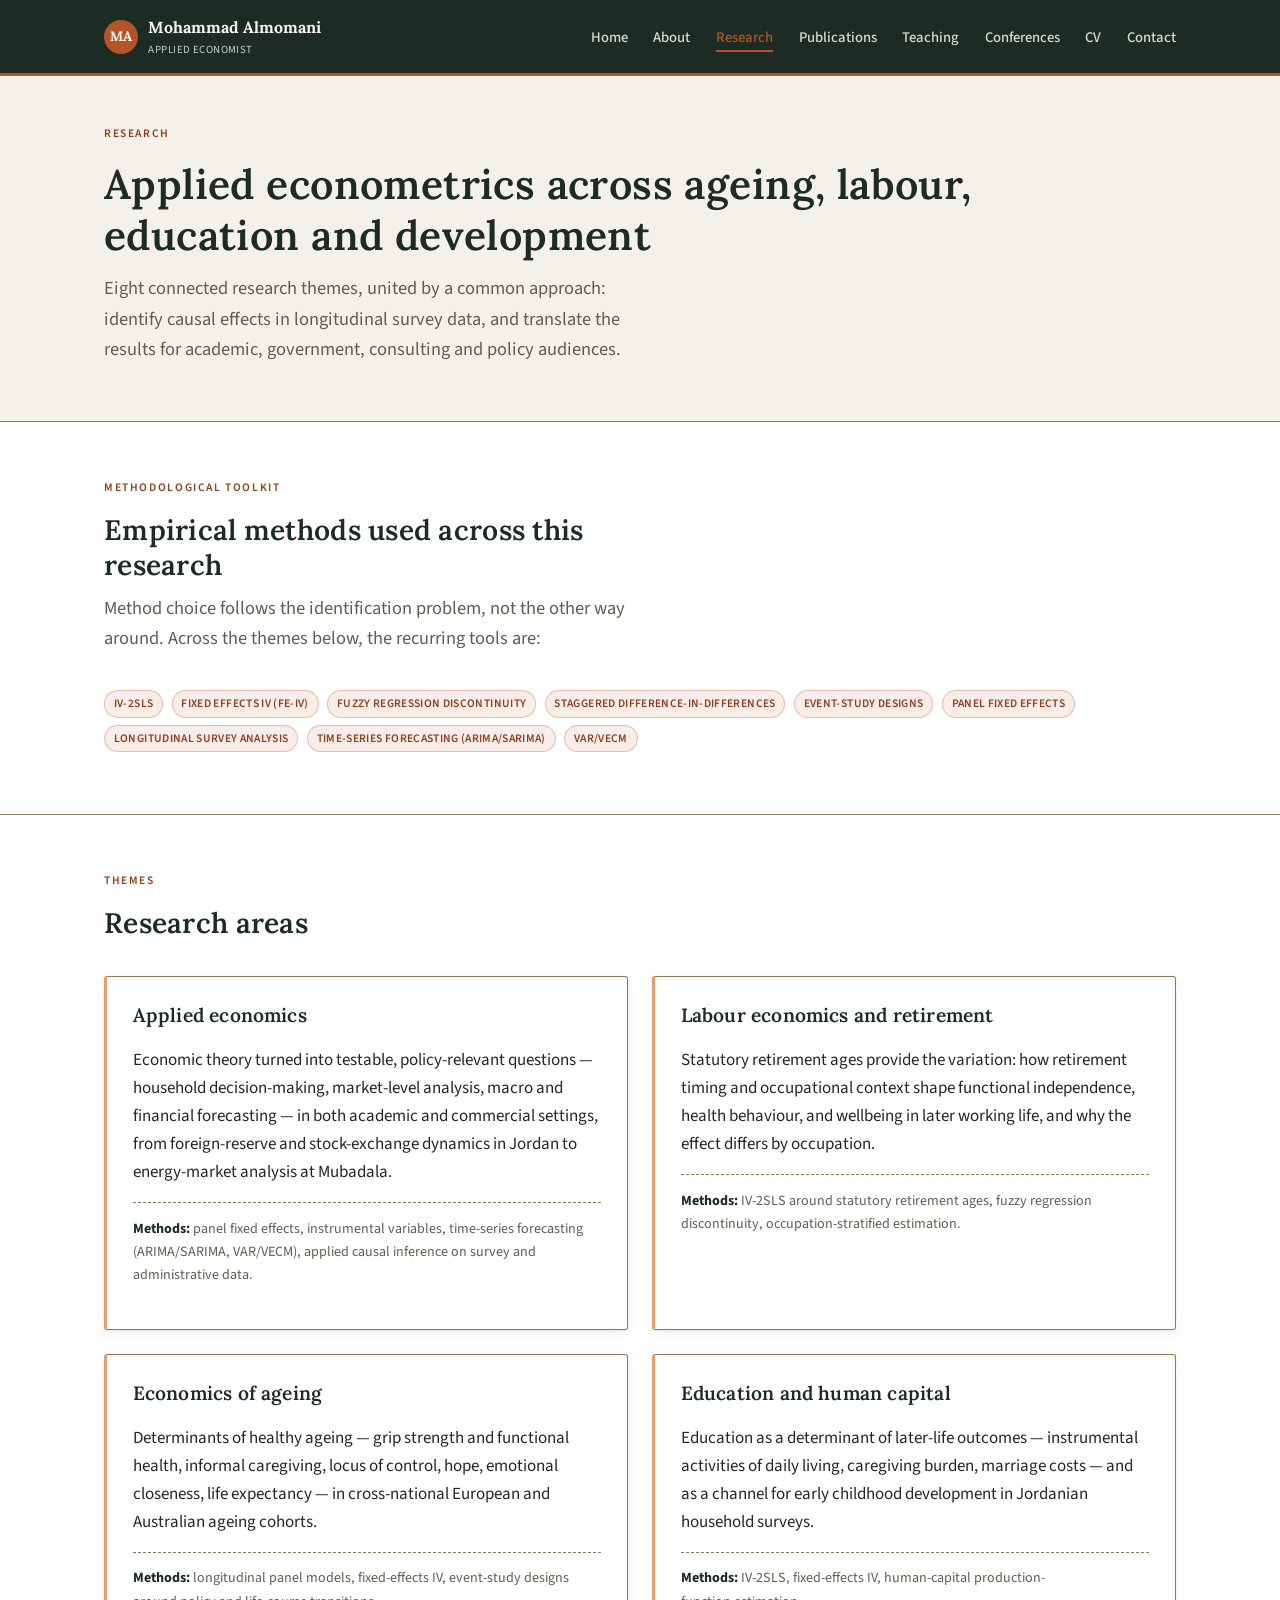
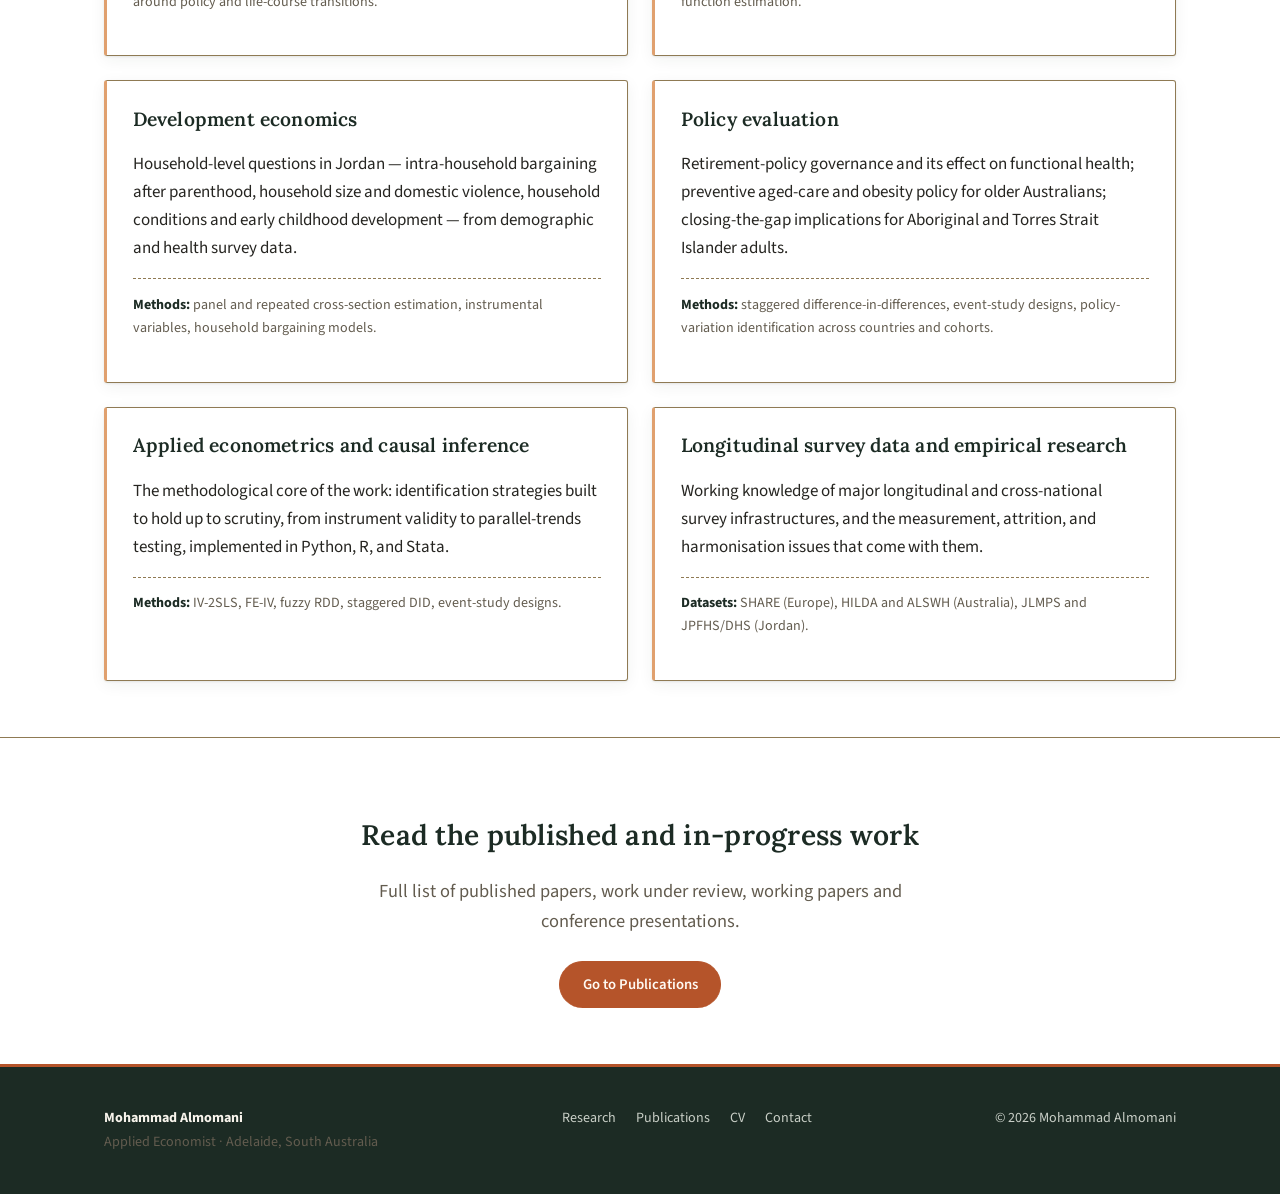
<file: academic-website/research.html>
<!doctype html>
<html lang="en">
<head>
<meta charset="utf-8">
<meta name="viewport" content="width=device-width, initial-scale=1">
<title>Research — Mohammad Almomani, Applied Economist</title>
<meta name="description" content="Research themes in applied economics, labour economics, ageing, education, development and policy evaluation, using applied econometrics including IV-2SLS, fixed-effects IV, fuzzy RDD, staggered DID and event-study designs.">
<link rel="canonical" href="https://mohammadalmomani.com/research.html">
<link rel="preconnect" href="https://fonts.googleapis.com">
<link rel="preconnect" href="https://fonts.gstatic.com" crossorigin>
<link href="https://fonts.googleapis.com/css2?family=Lora:ital,wght@0,400;0,500;0,600;0,700;1,400&family=Source+Sans+3:wght@400;500;600;700&display=swap" rel="stylesheet">
<link rel="icon" href="assets/favicon.svg" type="image/svg+xml">
<link rel="stylesheet" href="css/style.css">
</head>
<body data-page="research">
<a class="skip-link" href="#main">Skip to content</a>

<header class="site-header">
  <div class="nav-wrap">
    <a class="brand" href="index.html">
      <span class="brand-mark" aria-hidden="true">MA</span>
      <span class="brand-text"><strong>Mohammad Almomani</strong><span>Applied Economist</span></span>
    </a>
    <button class="nav-toggle" aria-expanded="false" aria-controls="primary-nav">
      <span aria-hidden="true">☰</span> Menu
    </button>
    <nav class="site-nav" id="primary-nav" aria-label="Primary">
      <ul>
        <li><a href="index.html" data-nav="home">Home</a></li>
        <li><a href="about.html" data-nav="about">About</a></li>
        <li><a href="research.html" data-nav="research">Research</a></li>
        <li><a href="publications.html" data-nav="publications">Publications</a></li>
        <li><a href="teaching.html" data-nav="teaching">Teaching</a></li>
        <li><a href="conferences.html" data-nav="conferences">Conferences</a></li>
        <li><a href="cv.html" data-nav="cv">CV</a></li>
        <li><a href="contact.html" data-nav="contact">Contact</a></li>
      </ul>
    </nav>
  </div>
</header>

<main id="main">

  <div class="page-header">
    <div class="container">
      <p class="eyebrow">Research</p>
      <h1>Applied econometrics across ageing, labour, education and development</h1>
      <p class="lede mt-0">Eight connected research themes, united by a common approach: identify causal effects in longitudinal survey data, and translate the results for academic, government, consulting and policy audiences.</p>
    </div>
  </div>

  <section aria-labelledby="methods-heading">
    <div class="container">
      <div class="section-head">
        <p class="eyebrow">Methodological toolkit</p>
        <h2 id="methods-heading">Empirical methods used across this research</h2>
        <p class="lede mt-0">Method choice follows the identification problem, not the other way around. Across the themes below, the recurring tools are:</p>
      </div>
      <div class="pill-row">
        <span class="tag">IV-2SLS</span>
        <span class="tag">Fixed Effects IV (FE-IV)</span>
        <span class="tag">Fuzzy Regression Discontinuity</span>
        <span class="tag">Staggered Difference-in-Differences</span>
        <span class="tag">Event-Study Designs</span>
        <span class="tag">Panel Fixed Effects</span>
        <span class="tag">Longitudinal Survey Analysis</span>
        <span class="tag">Time-Series Forecasting (ARIMA/SARIMA)</span>
        <span class="tag">VAR/VECM</span>
      </div>
    </div>
  </section>

  <section aria-labelledby="themes-heading">
    <div class="container">
      <div class="section-head">
        <p class="eyebrow">Themes</p>
        <h2 id="themes-heading">Research areas</h2>
      </div>

      <div class="grid grid-2">

        <div class="card theme-card">
          <h3>Applied economics</h3>
          <p>Economic theory turned into testable, policy-relevant questions — household decision-making, market-level analysis, macro and financial forecasting — in both academic and commercial settings, from foreign-reserve and stock-exchange dynamics in Jordan to energy-market analysis at Mubadala.</p>
          <p class="methods"><strong>Methods:</strong> panel fixed effects, instrumental variables, time-series forecasting (ARIMA/SARIMA, VAR/VECM), applied causal inference on survey and administrative data.</p>
        </div>

        <div class="card theme-card">
          <h3>Labour economics and retirement</h3>
          <p>Statutory retirement ages provide the variation: how retirement timing and occupational context shape functional independence, health behaviour, and wellbeing in later working life, and why the effect differs by occupation.</p>
          <p class="methods"><strong>Methods:</strong> IV-2SLS around statutory retirement ages, fuzzy regression discontinuity, occupation-stratified estimation.</p>
        </div>

        <div class="card theme-card">
          <h3>Economics of ageing</h3>
          <p>Determinants of healthy ageing — grip strength and functional health, informal caregiving, locus of control, hope, emotional closeness, life expectancy — in cross-national European and Australian ageing cohorts.</p>
          <p class="methods"><strong>Methods:</strong> longitudinal panel models, fixed-effects IV, event-study designs around policy and life-course transitions.</p>
        </div>

        <div class="card theme-card">
          <h3>Education and human capital</h3>
          <p>Education as a determinant of later-life outcomes — instrumental activities of daily living, caregiving burden, marriage costs — and as a channel for early childhood development in Jordanian household surveys.</p>
          <p class="methods"><strong>Methods:</strong> IV-2SLS, fixed-effects IV, human-capital production-function estimation.</p>
        </div>

        <div class="card theme-card">
          <h3>Development economics</h3>
          <p>Household-level questions in Jordan — intra-household bargaining after parenthood, household size and domestic violence, household conditions and early childhood development — from demographic and health survey data.</p>
          <p class="methods"><strong>Methods:</strong> panel and repeated cross-section estimation, instrumental variables, household bargaining models.</p>
        </div>

        <div class="card theme-card">
          <h3>Policy evaluation</h3>
          <p>Retirement-policy governance and its effect on functional health; preventive aged-care and obesity policy for older Australians; closing-the-gap implications for Aboriginal and Torres Strait Islander adults.</p>
          <p class="methods"><strong>Methods:</strong> staggered difference-in-differences, event-study designs, policy-variation identification across countries and cohorts.</p>
        </div>

        <div class="card theme-card">
          <h3>Applied econometrics and causal inference</h3>
          <p>The methodological core of the work: identification strategies built to hold up to scrutiny, from instrument validity to parallel-trends testing, implemented in Python, R, and Stata.</p>
          <p class="methods"><strong>Methods:</strong> IV-2SLS, FE-IV, fuzzy RDD, staggered DID, event-study designs.</p>
        </div>

        <div class="card theme-card">
          <h3>Longitudinal survey data and empirical research</h3>
          <p>Working knowledge of major longitudinal and cross-national survey infrastructures, and the measurement, attrition, and harmonisation issues that come with them.</p>
          <p class="methods"><strong>Datasets:</strong> SHARE (Europe), HILDA and ALSWH (Australia), JLMPS and JPFHS/DHS (Jordan).</p>
        </div>

      </div>
    </div>
  </section>

  <section aria-labelledby="cta-heading">
    <div class="container center">
      <h2 id="cta-heading">Read the published and in-progress work</h2>
      <p class="lede narrow" style="margin:0 auto 1.5rem;">Full list of published papers, work under review, working papers and conference presentations.</p>
      <a class="btn" href="publications.html">Go to Publications</a>
    </div>
  </section>

</main>

<footer class="site-footer">
  <div class="container footer-grid">
    <div>
      <strong>Mohammad Almomani</strong><br>
      <span class="text-muted">Applied Economist · Adelaide, South Australia</span>
    </div>
    <nav class="footer-links" aria-label="Footer">
      <a href="research.html">Research</a>
      <a href="publications.html">Publications</a>
      <a href="cv.html">CV</a>
      <a href="contact.html">Contact</a>
    </nav>
    <div>&copy; <span data-current-year>2026</span> Mohammad Almomani</div>
  </div>
</footer>

<script src="js/main.js"></script>
</body>
</html>
</file>
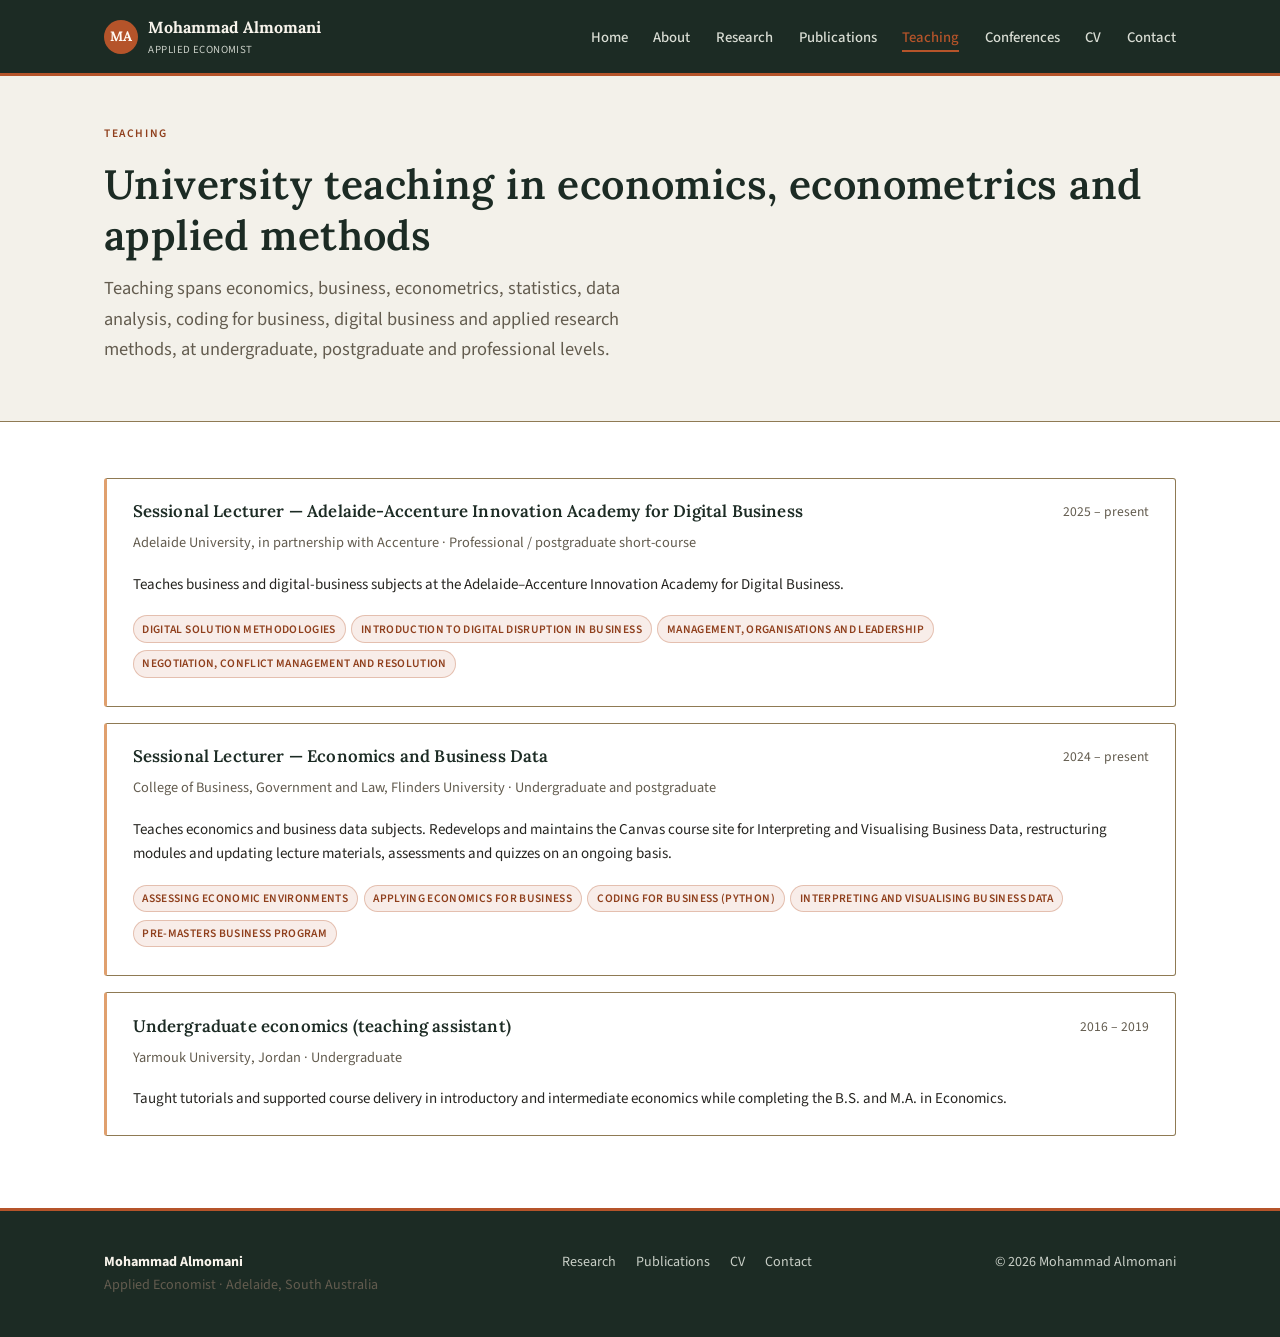
<file: academic-website/teaching.html>
<!doctype html>
<html lang="en">
<head>
<meta charset="utf-8">
<meta name="viewport" content="width=device-width, initial-scale=1">
<title>Teaching — Mohammad Almomani, Applied Economist</title>
<meta name="description" content="University teaching experience of Mohammad Almomani in economics, econometrics, statistics, data analysis and applied research methods at Adelaide University, Flinders University and Yarmouk University.">
<link rel="canonical" href="https://mohammadalmomani.com/teaching.html">
<link rel="preconnect" href="https://fonts.googleapis.com">
<link rel="preconnect" href="https://fonts.gstatic.com" crossorigin>
<link href="https://fonts.googleapis.com/css2?family=Lora:ital,wght@0,400;0,500;0,600;0,700;1,400&family=Source+Sans+3:wght@400;500;600;700&display=swap" rel="stylesheet">
<link rel="icon" href="assets/favicon.svg" type="image/svg+xml">
<link rel="stylesheet" href="css/style.css">
</head>
<body data-page="teaching">
<a class="skip-link" href="#main">Skip to content</a>

<header class="site-header">
  <div class="nav-wrap">
    <a class="brand" href="index.html">
      <span class="brand-mark" aria-hidden="true">MA</span>
      <span class="brand-text"><strong>Mohammad Almomani</strong><span>Applied Economist</span></span>
    </a>
    <button class="nav-toggle" aria-expanded="false" aria-controls="primary-nav">
      <span aria-hidden="true">☰</span> Menu
    </button>
    <nav class="site-nav" id="primary-nav" aria-label="Primary">
      <ul>
        <li><a href="index.html" data-nav="home">Home</a></li>
        <li><a href="about.html" data-nav="about">About</a></li>
        <li><a href="research.html" data-nav="research">Research</a></li>
        <li><a href="publications.html" data-nav="publications">Publications</a></li>
        <li><a href="teaching.html" data-nav="teaching">Teaching</a></li>
        <li><a href="conferences.html" data-nav="conferences">Conferences</a></li>
        <li><a href="cv.html" data-nav="cv">CV</a></li>
        <li><a href="contact.html" data-nav="contact">Contact</a></li>
      </ul>
    </nav>
  </div>
</header>

<main id="main">

  <div class="page-header">
    <div class="container">
      <p class="eyebrow">Teaching</p>
      <h1>University teaching in economics, econometrics and applied methods</h1>
      <p class="lede mt-0">Teaching spans economics, business, econometrics, statistics, data analysis, coding for business, digital business and applied research methods, at undergraduate, postgraduate and professional levels.</p>
    </div>
  </div>

  <section>
    <div class="container">
      <noscript>
        <p class="lede">This page lists teaching experience dynamically; please enable JavaScript, or see the <a href="cv.html">CV page</a> for the full list.</p>
      </noscript>
      <div id="teaching-list"></div>
    </div>
  </section>

</main>

<footer class="site-footer">
  <div class="container footer-grid">
    <div>
      <strong>Mohammad Almomani</strong><br>
      <span class="text-muted">Applied Economist · Adelaide, South Australia</span>
    </div>
    <nav class="footer-links" aria-label="Footer">
      <a href="research.html">Research</a>
      <a href="publications.html">Publications</a>
      <a href="cv.html">CV</a>
      <a href="contact.html">Contact</a>
    </nav>
    <div>&copy; <span data-current-year>2026</span> Mohammad Almomani</div>
  </div>
</footer>

<script src="js/data.js"></script>
<script>
  document.addEventListener("DOMContentLoaded", function () {
    if (typeof SITE_DATA === "undefined") { return; }
    var wrap = document.getElementById("teaching-list");
    function esc(s) {
      return String(s).replace(/[&<>"']/g, function (c) {
        return { "&": "&amp;", "<": "&lt;", ">": "&gt;", '"': "&quot;", "'": "&#39;" }[c];
      });
    }
    wrap.innerHTML = SITE_DATA.teaching.map(function (t) {
      var courseTags = (t.courses || [])
        .map(function (c) { return '<span class="tag">' + esc(c) + "</span>"; })
        .join("");
      return (
        '<div class="teach-item">' +
          "<h3>" + esc(t.course) + "</h3>" +
          '<div class="teach-years">' + esc(t.years) + "</div>" +
          '<div class="teach-inst">' + esc(t.institution) + " &middot; " + esc(t.level) + "</div>" +
          '<p class="teach-desc">' + esc(t.description) + "</p>" +
          (courseTags ? '<div class="pill-row">' + courseTags + "</div>" : "") +
        "</div>"
      );
    }).join("");
  });
</script>
<script src="js/main.js"></script>
</body>
</html>
</file>
<file: academic-website/css/style.css>
/* =========================================================================
   Mohammad Almomani — Academic website
   Design system: pine ink + white paper + terracotta accent, Lora/Source
   Sans type pairing (loaded from Google Fonts, with a system-font fallback
   stack so the page still reads correctly if that request is blocked).
   ========================================================================= */

:root {
  --color-ink: #1c2b24;
  --color-ink-soft: #2f4238;
  --color-heading: #1c2b24;
  --color-paper: #ffffff;
  --color-paper-alt: #f3f1ea;
  --color-card: #ffffff;
  --color-border: #8f7a54;
  --color-text: #262521;
  --color-text-muted: #635c4f;
  --color-accent: #b5542a;
  --color-accent-dark: #8f3f1c;
  --color-accent-soft: #e0a06e;
  --color-focus: #1d6fa5;

  --font-serif: "Lora", Georgia, "Iowan Old Style", "Palatino Linotype", Palatino, "URW Palladio", serif;
  --font-sans: "Source Sans 3", -apple-system, BlinkMacSystemFont, "Segoe UI", Roboto, "Helvetica Neue", Arial, sans-serif;

  --max-width: 1120px;
  --radius: 3px;
  --shadow-card: 0 1px 2px rgba(28, 43, 36, 0.08), 0 4px 16px rgba(28, 43, 36, 0.06);
}

:root[data-theme="dark"] {
  --color-ink: #0a1512;
  --color-ink-soft: #15261f;
  --color-heading: #f0ead9;
  --color-paper: #12201a;
  --color-paper-alt: #16261f;
  --color-card: #182a22;
  --color-border: #5a7868;
  --color-text: #ece7da;
  --color-text-muted: #a9b3a2;
  --color-accent: #e3a868;
  --color-accent-dark: #f0c08c;
  --color-accent-soft: #8a5a35;
  --color-focus: #7ec8f2;
}

@media (prefers-color-scheme: dark) {
  :root:not([data-theme="light"]) {
    --color-ink: #0a1512;
    --color-ink-soft: #15261f;
    --color-heading: #f0ead9;
    --color-paper: #12201a;
    --color-paper-alt: #16261f;
    --color-card: #182a22;
    --color-border: #5a7868;
    --color-text: #ece7da;
    --color-text-muted: #a9b3a2;
    --color-accent: #e3a868;
    --color-accent-dark: #f0c08c;
    --color-accent-soft: #8a5a35;
    --color-focus: #7ec8f2;
  }
}

* { box-sizing: border-box; }

html {
  scroll-behavior: smooth;
}

body {
  margin: 0;
  font-family: var(--font-sans);
  background: var(--color-paper);
  color: var(--color-text);
  line-height: 1.65;
  font-size: 17px;
  -webkit-font-smoothing: antialiased;
  text-rendering: optimizeLegibility;
  overflow-x: hidden;
}

img { max-width: 100%; display: block; }

a {
  color: var(--color-accent-dark);
  text-decoration: none;
  border-bottom: 1px solid transparent;
  transition: border-color 0.15s ease, color 0.15s ease;
}
a:hover { border-bottom-color: currentColor; }
a:focus-visible,
button:focus-visible,
input:focus-visible,
textarea:focus-visible,
select:focus-visible {
  outline: 2px solid var(--color-focus);
  outline-offset: 2px;
}

h1, h2, h3, h4 {
  font-family: var(--font-serif);
  color: var(--color-heading);
  line-height: 1.25;
  font-weight: 600;
  letter-spacing: 0.01em;
}

h1 { font-size: clamp(1.9rem, 3.2vw, 2.7rem); }
h2 { font-size: clamp(1.4rem, 2.2vw, 1.9rem); }
h3 { font-size: 1.2rem; }

p { margin: 0 0 1rem; text-wrap: pretty; }

.container {
  max-width: var(--max-width);
  margin: 0 auto;
  padding: 0 1.5rem;
}

.eyebrow {
  font-family: var(--font-sans);
  text-transform: uppercase;
  letter-spacing: 0.14em;
  font-size: 0.72rem;
  font-weight: 600;
  color: var(--color-accent-dark);
}

.lede {
  font-size: 1.15rem;
  color: var(--color-text-muted);
  max-width: 62ch;
}

.visually-hidden {
  position: absolute;
  width: 1px; height: 1px;
  padding: 0; margin: -1px;
  overflow: hidden;
  clip: rect(0,0,0,0);
  white-space: nowrap; border: 0;
}

.skip-link {
  position: absolute;
  left: -999px;
  top: 0;
  background: var(--color-ink);
  color: #fff;
  padding: 0.75rem 1.25rem;
  z-index: 200;
  border-radius: 0 0 4px 0;
}
.skip-link:focus { left: 0; }

/* ---------- Header / nav ---------- */

.site-header {
  position: sticky;
  top: 0;
  z-index: 100;
  background: var(--color-ink);
  border-bottom: 3px solid var(--color-accent);
}

.nav-wrap {
  display: flex;
  align-items: center;
  justify-content: space-between;
  padding: 0.9rem 1.5rem;
  max-width: var(--max-width);
  margin: 0 auto;
  gap: 1rem;
}

.brand {
  display: flex;
  align-items: center;
  gap: 0.65rem;
  font-family: var(--font-serif);
  font-size: 1.05rem;
  color: #f8f4ec;
  border-bottom: none;
  white-space: nowrap;
}
.brand:hover { border-bottom: none; opacity: 0.85; }

.brand-mark {
  width: 34px; height: 34px;
  border-radius: 50%;
  background: var(--color-accent);
  color: #fffaf3;
  display: flex; align-items: center; justify-content: center;
  font-family: var(--font-serif);
  font-size: 0.85rem;
  font-weight: 700;
  letter-spacing: 0.03em;
  flex: none;
}

.brand-text strong { display: block; font-size: 1rem; }
.brand-text span { display: block; font-family: var(--font-sans); font-size: 0.68rem; color: #c9cfc7; letter-spacing: 0.04em; text-transform: uppercase; }

.nav-toggle {
  display: none;
  background: none;
  border: 1px solid #3a4c42;
  border-radius: var(--radius);
  padding: 0.4rem 0.6rem;
  cursor: pointer;
  color: #f8f4ec;
}

.site-nav ul {
  list-style: none;
  display: flex;
  gap: 1.6rem;
  margin: 0;
  padding: 0;
  flex-wrap: wrap;
}

.site-nav a {
  color: #d9ddd4;
  font-size: 0.92rem;
  font-weight: 500;
  border-bottom: 2px solid transparent;
  padding-bottom: 2px;
}

.site-nav a:hover,
.site-nav a[aria-current="page"] {
  color: var(--color-accent);
  border-bottom-color: var(--color-accent);
}

@media (max-width: 840px) {
  .nav-toggle { display: inline-flex; align-items: center; gap: 0.4rem; }
  .site-nav {
    display: none;
    position: absolute;
    top: 100%; left: 0; right: 0;
    background: var(--color-ink);
    border-bottom: 3px solid var(--color-accent);
    box-shadow: var(--shadow-card);
  }
  .site-nav.open { display: block; }
  .site-nav ul {
    flex-direction: column;
    gap: 0;
    padding: 0.5rem 1.5rem 1.25rem;
  }
  .site-nav li { border-top: 1px solid #243b32; }
  .site-nav li:first-child { border-top: none; }
  .site-nav a { display: block; padding: 0.75rem 0; }
}

/* ---------- Hero ---------- */

.hero {
  padding: 4.5rem 0 3.5rem;
  border-bottom: 1px solid var(--color-border);
  background:
    radial-gradient(ellipse at top right, rgba(181, 84, 42, 0.1), transparent 55%),
    var(--color-paper);
}

.hero-grid {
  display: grid;
  grid-template-columns: minmax(0, 1.3fr) minmax(0, 0.9fr);
  gap: 3rem;
  align-items: center;
}

@media (max-width: 880px) {
  .hero-grid { grid-template-columns: minmax(0, 1fr); }
}

.hero h1 { margin: 0.4rem 0 1rem; }
.hero .role { font-size: 1.15rem; color: var(--color-text-muted); margin-bottom: 1.4rem; max-width: 56ch; }

.hero-actions {
  display: flex;
  flex-wrap: wrap;
  gap: 0.75rem;
  margin-top: 1.6rem;
}

.hero-visual {
  display: flex;
  align-items: center;
  justify-content: center;
}

.hero-photo-frame {
  width: min(280px, 100%);
  aspect-ratio: 1 / 1;
  border-radius: 50%;
  overflow: hidden;
  border: 1px solid var(--color-border);
  box-shadow: var(--shadow-card);
  background: var(--color-paper-alt);
  padding: 7%;
  box-sizing: border-box;
}
.hero-photo-frame img { width: 100%; height: 100%; object-fit: cover; object-position: top; border-radius: 50%; }

/* ---------- Buttons ---------- */

.btn {
  display: inline-flex;
  align-items: center;
  gap: 0.5rem;
  font-family: var(--font-sans);
  font-size: 0.92rem;
  font-weight: 600;
  padding: 0.7rem 1.4rem;
  border-radius: 999px;
  border: 1px solid var(--color-accent);
  background: var(--color-accent);
  color: #fffaf3 !important;
  border-bottom: none;
}
.btn:hover { background: var(--color-accent-dark); border-color: var(--color-accent-dark); }

.btn-outline {
  background: transparent;
  color: var(--color-heading) !important;
  border: 1px solid var(--color-ink);
}
:root[data-theme="dark"] .btn-outline { border-color: var(--color-border); }
.btn-outline:hover { background: rgba(181,84,42,0.08); border-color: var(--color-accent); }

.btn-accent {
  background: var(--color-ink);
  border-color: var(--color-ink);
  color: #fffaf3 !important;
}
.btn-accent:hover { background: var(--color-ink-soft); border-color: var(--color-ink-soft); }

/* ---------- Sections / cards ---------- */

section { padding: 3.5rem 0; }
section + section { border-top: 1px solid var(--color-border); }

.section-head { margin-bottom: 2.2rem; max-width: 68ch; }
.section-head h2 { margin: 0.35rem 0 0.6rem; }

.card {
  background: var(--color-card);
  border: 1px solid var(--color-border);
  border-left: 3px solid var(--color-accent-soft);
  border-radius: var(--radius);
  padding: 1.6rem;
  box-shadow: var(--shadow-card);
}

.grid {
  display: grid;
  gap: 1.5rem;
}
.grid > * { min-width: 0; }
.grid-2 { grid-template-columns: repeat(2, minmax(0, 1fr)); }
.grid-3 { grid-template-columns: repeat(3, minmax(0, 1fr)); }
.grid-4 { grid-template-columns: repeat(4, minmax(0, 1fr)); }
.split-2-1 { grid-template-columns: minmax(0, 2fr) minmax(0, 1fr); gap: 3rem; }
@media (max-width: 900px) { .grid-3, .grid-4 { grid-template-columns: repeat(2, minmax(0, 1fr)); } }
@media (max-width: 780px) { .split-2-1 { grid-template-columns: minmax(0, 1fr); gap: 2rem; } }
@media (max-width: 640px) { .grid-2, .grid-3, .grid-4 { grid-template-columns: minmax(0, 1fr); } }

.quicklinks {
  display: grid;
  grid-template-columns: repeat(3, minmax(0, 1fr));
  gap: 1.25rem;
}
@media (max-width: 780px) { .quicklinks { grid-template-columns: repeat(2, 1fr); } }
@media (max-width: 520px) { .quicklinks { grid-template-columns: 1fr; } }

.quicklink {
  display: block;
  border: 1px solid var(--color-border);
  border-left: 3px solid var(--color-accent-soft);
  border-radius: var(--radius);
  padding: 1.35rem 1.4rem;
  background: var(--color-card);
  transition: border-color 0.15s ease, transform 0.15s ease;
}
.quicklink:hover { border-left-color: var(--color-accent); transform: translateY(-2px); }
.quicklink .ql-title { display: block; font-family: var(--font-serif); font-size: 1.08rem; color: var(--color-heading); margin-bottom: 0.35rem; }
.quicklink .ql-desc { font-size: 0.92rem; color: var(--color-text-muted); }

.tag {
  display: inline-block;
  font-size: 0.72rem;
  font-weight: 600;
  letter-spacing: 0.03em;
  text-transform: uppercase;
  color: var(--color-accent-dark);
  background: rgba(181, 84, 42, 0.1);
  border: 1px solid rgba(181, 84, 42, 0.3);
  padding: 0.2rem 0.55rem;
  border-radius: 999px;
  margin: 0 0.35rem 0.35rem 0;
}

.pill-row { margin-top: 0.6rem; }

/* ---------- Footer ---------- */

.site-footer {
  border-top: 3px solid var(--color-accent);
  padding: 2.5rem 0;
  background: var(--color-ink);
  color: #c9cfc7;
  font-size: 0.88rem;
}
.site-footer strong { color: #f8f4ec; }
.footer-grid {
  display: flex;
  justify-content: space-between;
  flex-wrap: wrap;
  gap: 1.5rem;
}
.footer-links { display: flex; gap: 1.25rem; flex-wrap: wrap; }
.footer-links a { color: #c9cfc7; }
.footer-links a:hover { color: var(--color-accent); }

/* ---------- Page header (interior pages) ---------- */

.page-header {
  padding: 3rem 0 2.5rem;
  border-bottom: 1px solid var(--color-border);
  background: var(--color-paper-alt);
}
.page-header h1 { margin: 0.4rem 0 0.75rem; }

/* ---------- Research theme cards ---------- */

.theme-card h3 { margin-top: 0; }
.theme-card .methods { margin-top: 0.9rem; padding-top: 0.9rem; border-top: 1px dashed var(--color-border); font-size: 0.88rem; color: var(--color-text-muted); }
.theme-card .methods strong { color: var(--color-heading); }

/* ---------- Publications ---------- */

.pub-filter {
  display: flex;
  flex-wrap: wrap;
  gap: 0.5rem;
  margin-bottom: 2rem;
}
.pub-filter button {
  font-family: var(--font-sans);
  font-size: 0.85rem;
  font-weight: 600;
  padding: 0.45rem 0.95rem;
  border-radius: 999px;
  border: 1px solid var(--color-border);
  background: var(--color-card);
  color: var(--color-text-muted);
  cursor: pointer;
}
.pub-filter button[aria-pressed="true"] {
  background: var(--color-ink);
  border-color: var(--color-ink);
  color: #fdfcf9;
}

.pub-group { margin-bottom: 2.75rem; }
.pub-group > h2 { display: flex; align-items: baseline; gap: 0.6rem; }
.pub-group > h2 .count { font-family: var(--font-sans); font-size: 0.85rem; font-weight: 600; color: var(--color-text-muted); }

.pub-item {
  border: 1px solid var(--color-border);
  border-left: 3px solid var(--color-accent-soft);
  border-radius: var(--radius);
  background: var(--color-card);
  padding: 1.4rem 1.6rem;
  margin-bottom: 1rem;
}
.pub-item h3 { margin: 0 0 0.4rem; font-size: 1.08rem; }
.pub-meta { font-size: 0.9rem; color: var(--color-text-muted); margin-bottom: 0.6rem; }
.pub-meta .status { color: var(--color-accent-dark); font-weight: 600; }
.pub-abstract {
  font-size: 0.94rem;
  color: var(--color-text-muted);
  margin: 0.6rem 0;
}
.pub-links { display: flex; gap: 1rem; flex-wrap: wrap; font-size: 0.86rem; margin-top: 0.5rem; }
.pub-links a { font-weight: 600; }
.pub-links .disabled { color: #9aa1ab; border-bottom: none; cursor: default; }

details.pub-abstract-toggle summary {
  cursor: pointer;
  font-size: 0.86rem;
  font-weight: 600;
  color: var(--color-accent-dark);
  list-style: none;
}
details.pub-abstract-toggle summary::-webkit-details-marker { display: none; }
details.pub-abstract-toggle summary::before { content: "+ "; }
details.pub-abstract-toggle[open] summary::before { content: "– "; }

/* ---------- Teaching ---------- */

.teach-item {
  border: 1px solid var(--color-border);
  border-left: 3px solid var(--color-accent-soft);
  border-radius: var(--radius);
  background: var(--color-card);
  padding: 1.4rem 1.6rem;
  margin-bottom: 1rem;
  display: grid;
  grid-template-columns: 1fr auto;
  gap: 0.5rem 1.5rem;
}
.teach-item h3 { margin: 0; font-size: 1.05rem; grid-column: 1; }
.teach-item .teach-years { font-family: var(--font-sans); font-size: 0.85rem; color: var(--color-text-muted); grid-column: 2; text-align: right; white-space: nowrap; }
.teach-item .teach-inst { grid-column: 1 / -1; font-size: 0.9rem; color: var(--color-text-muted); margin-bottom: 0.3rem; }
.teach-item p.teach-desc { grid-column: 1 / -1; margin: 0.3rem 0 0; font-size: 0.94rem; }
.teach-item .pill-row { grid-column: 1 / -1; margin-top: 0.5rem; }
@media (max-width: 560px) {
  .teach-item { grid-template-columns: 1fr; }
  .teach-item .teach-years { text-align: left; grid-column: 1; }
}

/* ---------- Map / conferences ---------- */

#map {
  position: relative;
  height: 520px;
  width: 100%;
  border-radius: var(--radius);
  border: 1px solid var(--color-border);
  background: var(--color-paper-alt);
}
@media (max-width: 640px) { #map { height: 420px; } }

.map-zoom-hint {
  position: absolute;
  z-index: 1000;
  left: 50%;
  top: 1rem;
  transform: translateX(-50%);
  background: rgba(28, 43, 36, 0.88);
  color: #fdfcf9;
  font-family: var(--font-sans);
  font-size: 0.82rem;
  font-weight: 600;
  padding: 0.5rem 1rem;
  border-radius: 999px;
  opacity: 0;
  pointer-events: none;
  transition: opacity 0.2s ease;
}
.map-zoom-hint.is-visible { opacity: 1; }

.map-legend {
  display: flex;
  flex-wrap: wrap;
  gap: 1rem;
  margin: 1rem 0 1.5rem;
  font-size: 0.85rem;
}
.map-legend button {
  display: inline-flex;
  align-items: center;
  gap: 0.45rem;
  background: var(--color-card);
  border: 1px solid var(--color-border);
  border-radius: 999px;
  padding: 0.35rem 0.85rem 0.35rem 0.6rem;
  cursor: pointer;
  color: var(--color-text);
  font-weight: 600;
}
.map-legend button[aria-pressed="false"] { opacity: 0.5; }
.legend-dot { width: 10px; height: 10px; border-radius: 50%; display: inline-block; flex: none; }

.leaflet-popup-content-wrapper { border-radius: var(--radius); font-family: var(--font-sans); }
.leaflet-popup-content { margin: 0.9rem 1rem; }
.map-card-cat { font-size: 0.68rem; text-transform: uppercase; letter-spacing: 0.06em; font-weight: 700; color: #8f3f1c; }
.map-card h4 { margin: 0.2rem 0 0.3rem; font-family: var(--font-serif); font-size: 1rem; color: #1c2b24; }
.map-card .map-card-loc { font-size: 0.85rem; color: #6b6155; margin-bottom: 0.35rem; }
.map-card .map-card-year { font-size: 0.8rem; color: #6b6155; }
.map-card .map-card-role { font-size: 0.8rem; font-weight: 600; margin-top: 0.3rem; }

.location-list { margin-top: 2rem; }
.location-list table { width: 100%; border-collapse: collapse; font-size: 0.92rem; }
.location-list caption { text-align: left; font-weight: 600; margin-bottom: 0.6rem; color: var(--color-text-muted); font-size: 0.85rem; }
.location-list th, .location-list td { text-align: left; padding: 0.6rem 0.75rem; border-bottom: 1px solid var(--color-border); vertical-align: top; }
.location-list th { font-family: var(--font-sans); font-size: 0.78rem; text-transform: uppercase; letter-spacing: 0.04em; color: var(--color-text-muted); }

.dataset-card { display: flex; gap: 1rem; align-items: flex-start; }
.dataset-badge {
  flex: none;
  width: 46px; height: 46px;
  border-radius: 50%;
  background: var(--color-ink);
  color: #f0c08c;
  display: flex; align-items: center; justify-content: center;
  font-family: var(--font-serif); font-weight: 700; font-size: 0.85rem;
}

/* ---------- Globe (decorative, home hero) ---------- */

.globe-wrap {
  width: 100%;
  display: flex;
  justify-content: center;
  margin: 2rem 0 0.5rem;
}
.globe {
  position: relative;
  width: 190px;
  height: 190px;
  border-radius: 50%;
  background: radial-gradient(circle at 32% 28%, #2f4238, var(--color-ink) 70%);
  box-shadow: inset -14px -10px 30px rgba(0,0,0,0.45), 0 6px 24px rgba(28,43,36,0.25);
  overflow: hidden;
  flex: none;
}
.globe .meridian {
  position: absolute;
  inset: 0;
  border: 1px solid rgba(224, 160, 110, 0.35);
  border-radius: 50%;
}
.globe .meridian.m1 { animation: spin 22s linear infinite; }
.globe .meridian.m2 { transform: scaleX(0.55); animation: spin 22s linear infinite; }
.globe .meridian.m3 { transform: scaleX(0.15); animation: spin 22s linear infinite; }
.globe .lat {
  position: absolute;
  left: 4%;
  right: 4%;
  border-top: 1px solid rgba(224, 160, 110, 0.22);
}
.globe .lat1 { top: 30%; }
.globe .lat2 { top: 50%; }
.globe .lat3 { top: 70%; }
.globe .dot {
  position: absolute;
  width: 5px; height: 5px;
  border-radius: 50%;
  background: var(--color-accent-soft);
  box-shadow: 0 0 6px 1px rgba(224,160,110,0.8);
  animation: pulse 3.2s ease-in-out infinite;
}

@keyframes spin { from { transform: rotateY(0deg); } to { transform: rotateY(360deg); } }
@keyframes pulse { 0%, 100% { opacity: 0.35; } 50% { opacity: 1; } }

@media (prefers-reduced-motion: reduce) {
  .globe .meridian, .globe .dot { animation: none; }
  html { scroll-behavior: auto; }
}

/* ---------- CV page ---------- */

.cv-section { margin-bottom: 2.4rem; }
.cv-section h2 { border-bottom: 2px solid var(--color-accent-soft); padding-bottom: 0.4rem; margin-bottom: 1.1rem; }
.cv-entry { margin-bottom: 1rem; }
.cv-entry .cv-entry-head { display: flex; justify-content: space-between; gap: 1rem; flex-wrap: wrap; }
.cv-entry .cv-entry-title { font-weight: 600; color: var(--color-heading); }
.cv-entry .cv-entry-date { font-size: 0.88rem; color: var(--color-text-muted); white-space: nowrap; }
.cv-entry .cv-entry-sub { font-size: 0.92rem; color: var(--color-text-muted); }
.cv-list { margin: 0; padding-left: 1.2rem; }
.cv-list li { margin-bottom: 0.4rem; }

.cv-download-bar {
  display: flex;
  align-items: center;
  justify-content: space-between;
  flex-wrap: wrap;
  gap: 1rem;
  background: var(--color-paper-alt);
  border: 1px solid var(--color-border);
  border-radius: var(--radius);
  padding: 1.2rem 1.5rem;
  margin-bottom: 2.5rem;
}
.cv-download-bar p { margin: 0; color: var(--color-text-muted); font-size: 0.92rem; }

/* ---------- Contact ---------- */

.contact-grid {
  display: grid;
  grid-template-columns: repeat(2, minmax(0, 1fr));
  gap: 1.25rem;
  align-items: stretch;
}
@media (max-width: 640px) { .contact-grid { grid-template-columns: 1fr; } }

.contact-item {
  display: flex;
  gap: 1rem;
  align-items: flex-start;
  border: 1px solid var(--color-border);
  border-left: 3px solid var(--color-accent-soft);
  border-radius: var(--radius);
  background: var(--color-card);
  padding: 1.25rem 1.4rem;
  min-width: 0;
}
.contact-icon {
  flex: none;
  width: 38px; height: 38px;
  border-radius: 50%;
  background: var(--color-paper-alt);
  display: flex; align-items: center; justify-content: center;
  color: var(--color-accent-dark);
}
.contact-item > div { min-width: 0; }
.contact-item h3 { margin: 0 0 0.2rem; font-size: 1rem; }
.contact-item p { overflow-wrap: anywhere; word-break: break-word; }
.contact-item .placeholder-note { font-size: 0.78rem; color: var(--color-accent-dark); font-style: italic; overflow-wrap: anywhere; }
.contact-item .placeholder-link { color: var(--color-text-muted); border-bottom: 1px dashed var(--color-border); display: inline-block; }

/* ---------- Utility ---------- */

.mt-0 { margin-top: 0; }
.text-muted { color: var(--color-text-muted); }
.center { text-align: center; }
.narrow { max-width: 72ch; }
</file>
